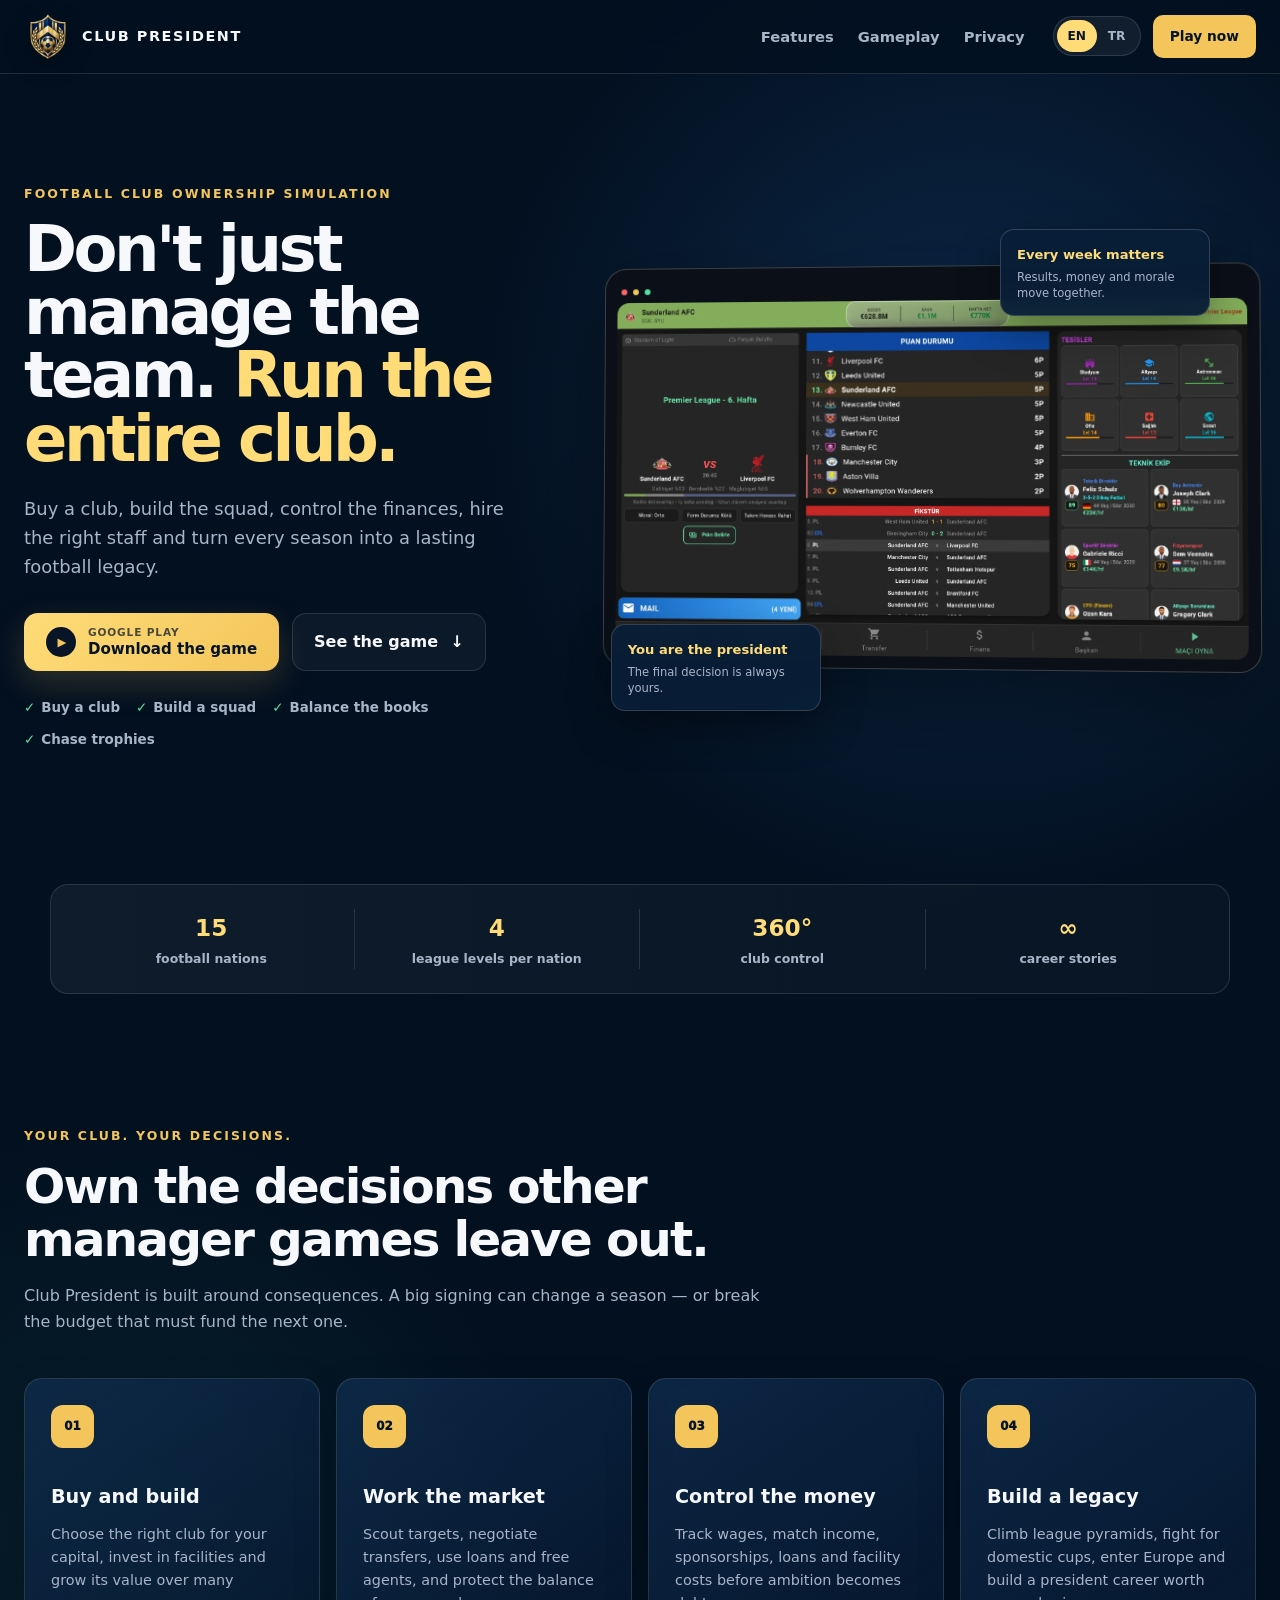
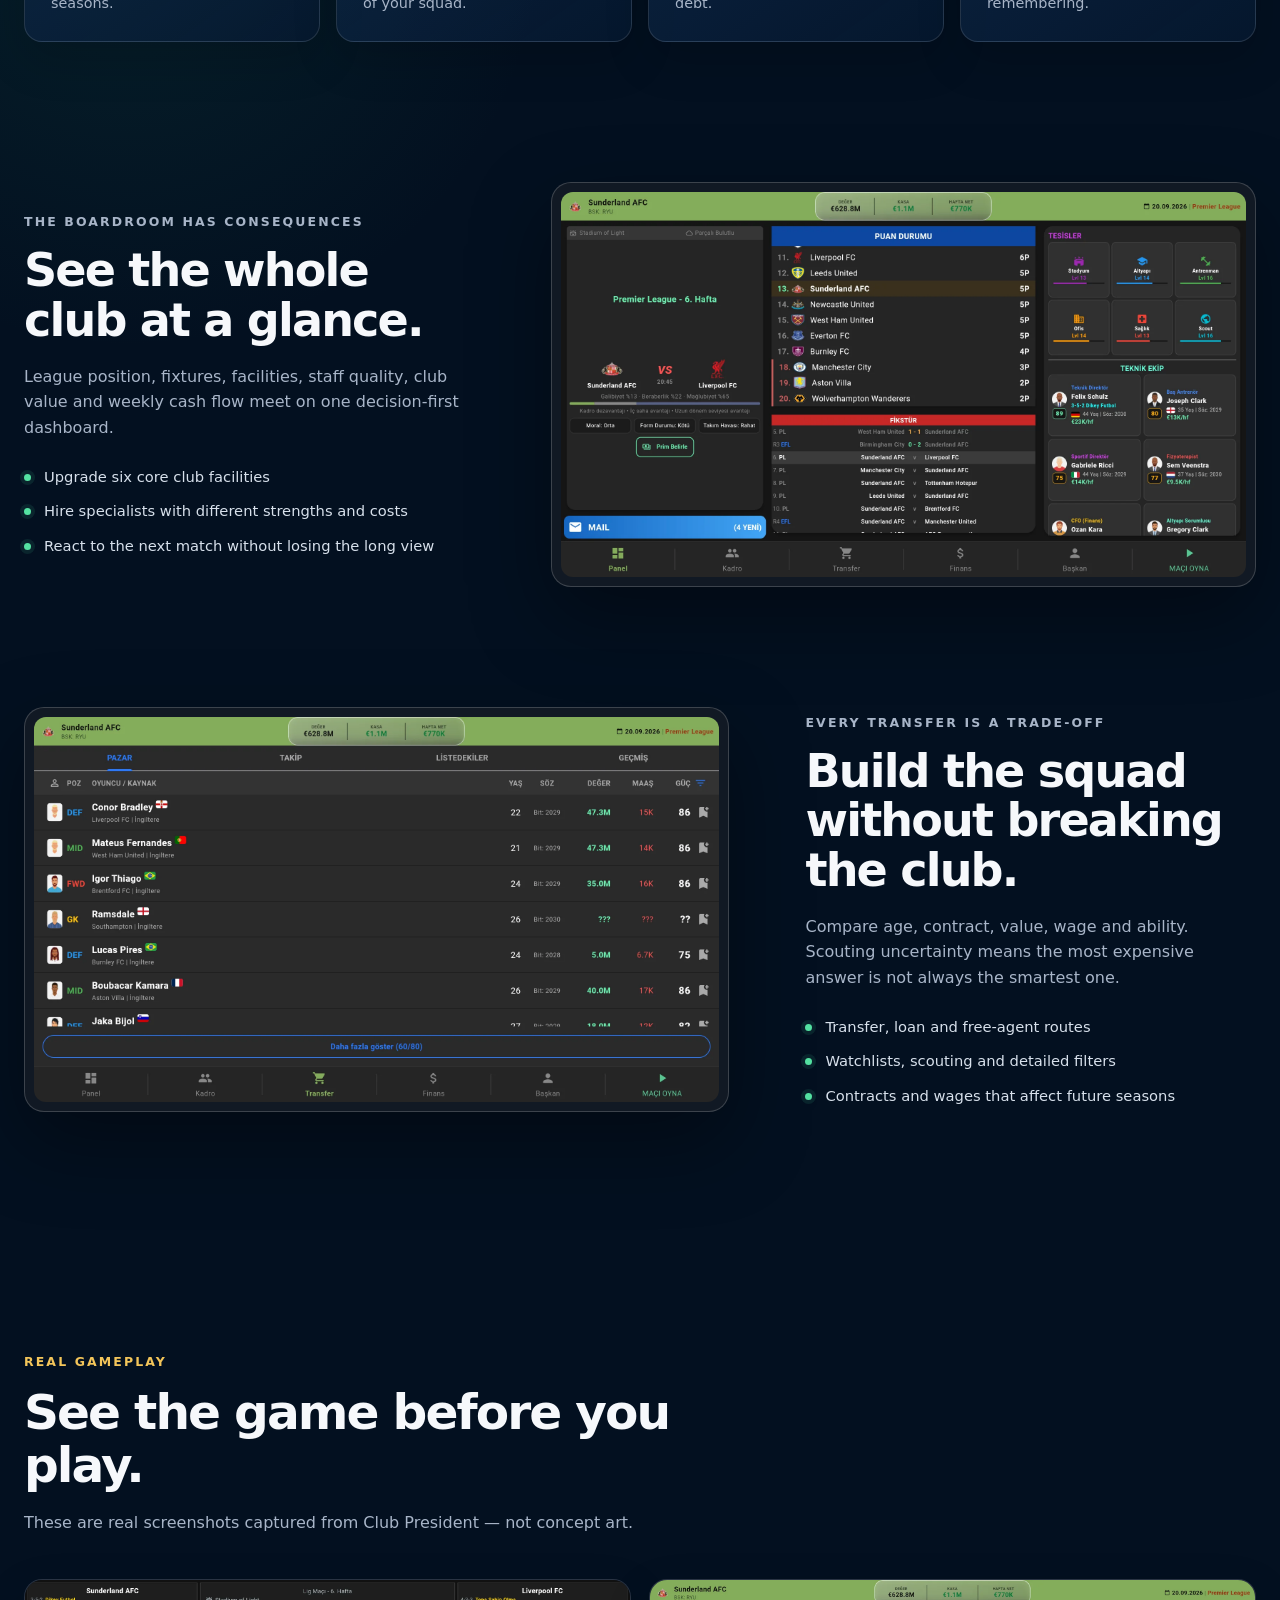
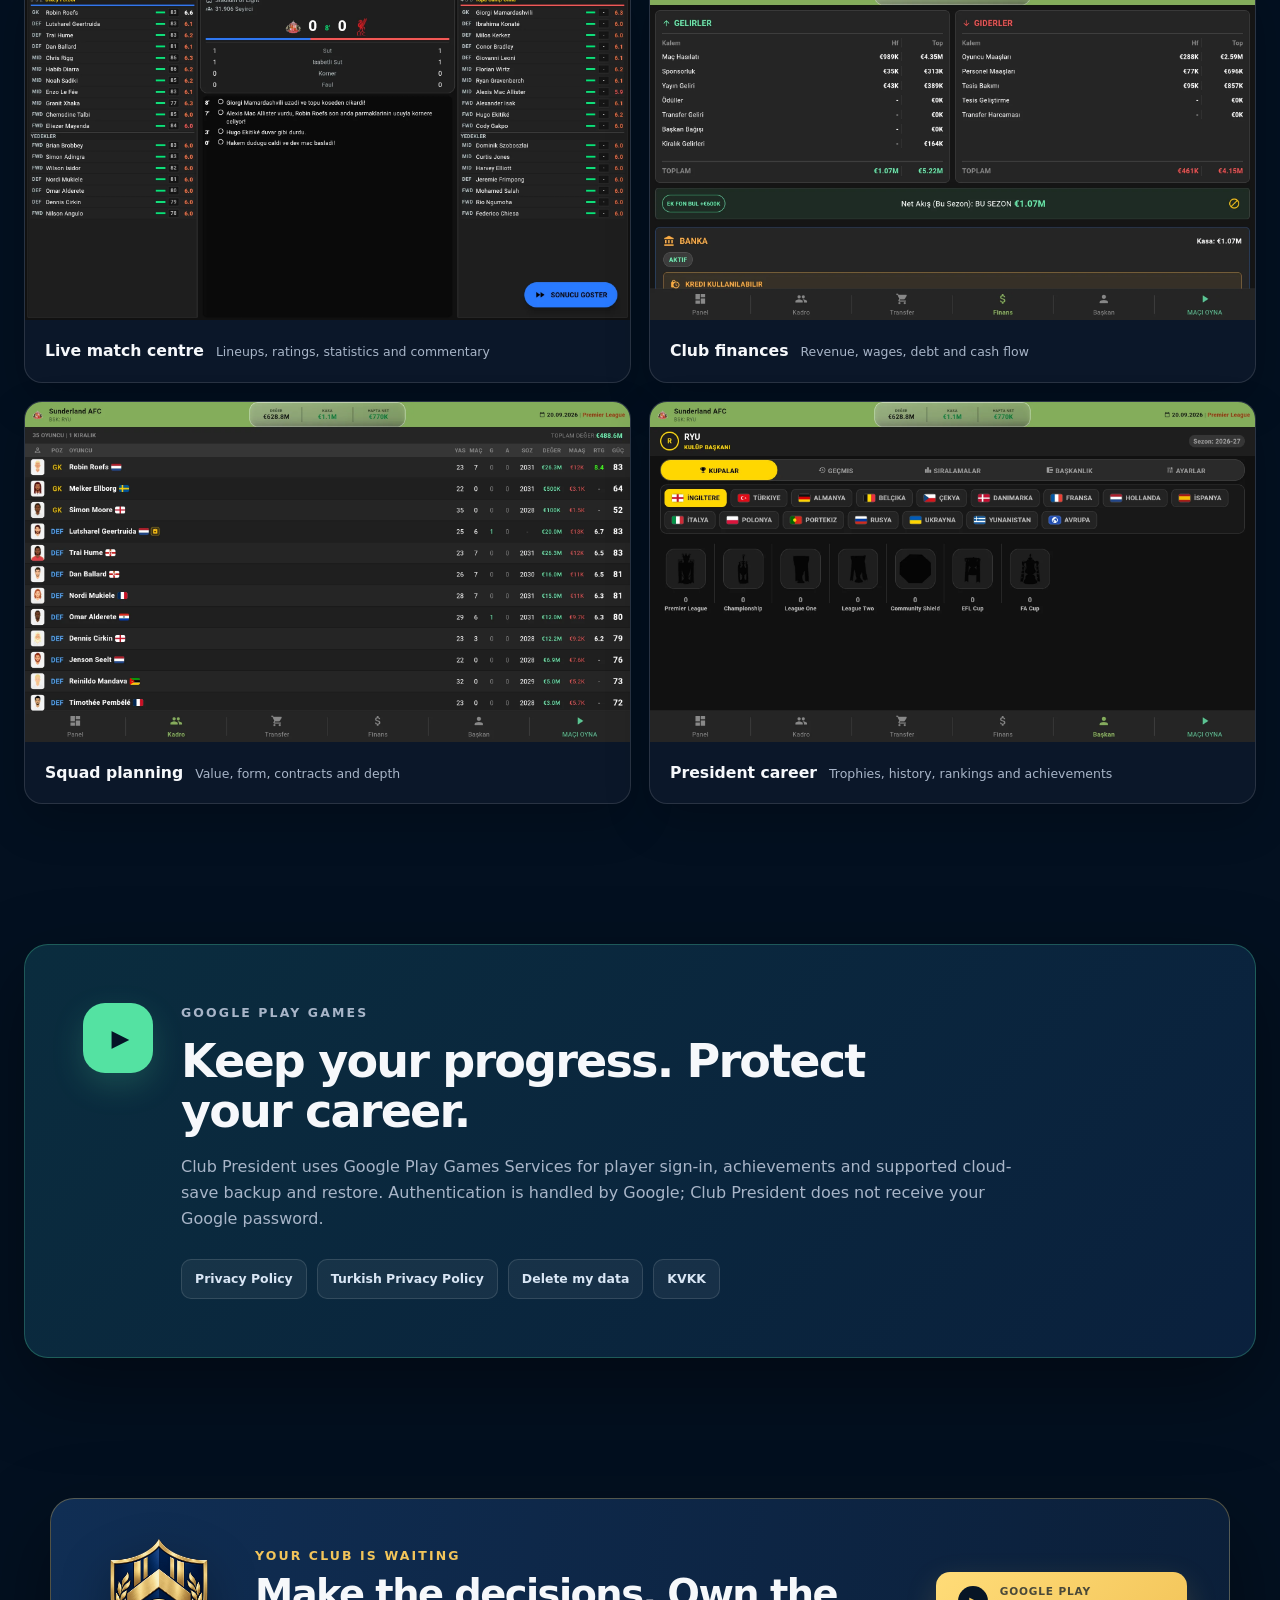
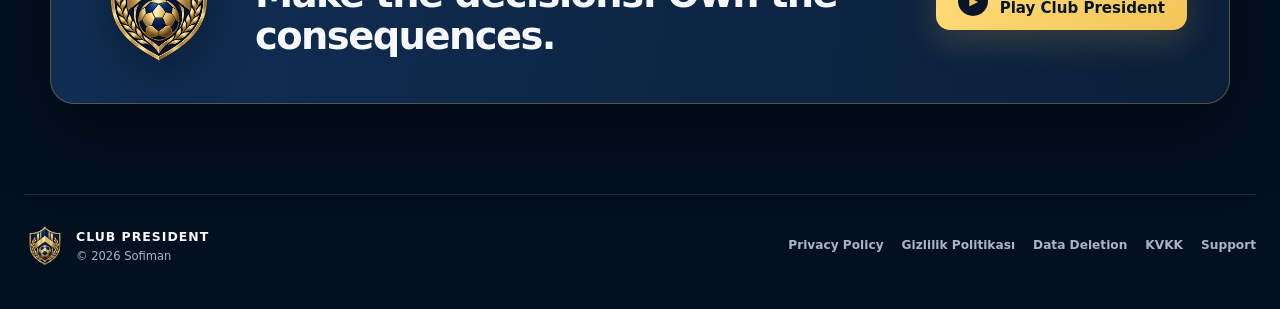
<file: index.html>
<!doctype html>
<html lang="en" data-language="en">
<head>
  <meta charset="utf-8">
  <meta name="viewport" content="width=device-width, initial-scale=1">
  <meta name="description" content="Club President is a football club ownership and tycoon game. Buy a club, manage transfers, finances, staff and facilities, and build a lasting football empire.">
  <meta name="theme-color" content="#071a33">
  <meta property="og:type" content="website">
  <meta property="og:site_name" content="Club President">
  <meta property="og:title" content="Club President — Run the entire club">
  <meta property="og:description" content="Buy a football club, shape the squad, control the finances and build a lasting legacy.">
  <meta property="og:url" content="https://clubpresidentgame.com/">
  <meta property="og:image" content="https://clubpresidentgame.com/assets/screenshots/dashboard.webp">
  <meta property="og:image:width" content="1920">
  <meta property="og:image:height" content="1080">
  <meta name="twitter:card" content="summary_large_image">
  <link rel="canonical" href="https://clubpresidentgame.com/">
  <link rel="icon" type="image/webp" href="assets/brand/club-president-emblem.webp">
  <link rel="stylesheet" href="landing.css">
  <title>Club President — Football Club Tycoon</title>
  <script type="application/ld+json">
  {
    "@context": "https://schema.org",
    "@type": "VideoGame",
    "name": "Club President",
    "url": "https://clubpresidentgame.com/",
    "image": "https://clubpresidentgame.com/assets/brand/club-president-emblem.webp",
    "description": "A football club ownership and tycoon game where every transfer, financial decision and long-term strategy shapes the club's future.",
    "operatingSystem": "Android",
    "applicationCategory": "GameApplication",
    "publisher": {"@type": "Organization", "name": "Sofiman"},
    "installUrl": "https://play.google.com/store/apps/details?id=com.ertugrul.workdene"
  }
  </script>
</head>
<body>
  <a class="skip-link" href="#main">
    <span data-copy="en">Skip to content</span><span data-copy="tr">İçeriğe geç</span>
  </a>

  <header class="site-header">
    <a class="brand" href="#top" aria-label="Club President home">
      <img src="assets/brand/club-president-emblem.webp" width="48" height="48" alt="">
      <span>CLUB PRESIDENT</span>
    </a>
    <nav class="site-nav" aria-label="Primary navigation">
      <a href="#features"><span data-copy="en">Features</span><span data-copy="tr">Özellikler</span></a>
      <a href="#gameplay"><span data-copy="en">Gameplay</span><span data-copy="tr">Oynanış</span></a>
      <a href="#privacy"><span data-copy="en">Privacy</span><span data-copy="tr">Gizlilik</span></a>
    </nav>
    <div class="header-actions">
      <div class="language-switcher" role="group" aria-label="Language">
        <button type="button" data-language-button="en" aria-pressed="true">EN</button>
        <button type="button" data-language-button="tr" aria-pressed="false">TR</button>
      </div>
      <a class="header-cta" href="https://play.google.com/store/apps/details?id=com.ertugrul.workdene" target="_blank" rel="noopener">
        <span data-copy="en">Play now</span><span data-copy="tr">Şimdi oyna</span>
      </a>
    </div>
  </header>

  <main id="main">
    <section class="hero section" id="top">
      <div class="hero-copy">
        <p class="eyebrow">
          <span data-copy="en">FOOTBALL CLUB OWNERSHIP SIMULATION</span>
          <span data-copy="tr">FUTBOL KULÜBÜ BAŞKANLIK SİMÜLASYONU</span>
        </p>
        <h1>
          <span data-copy="en">Don't just manage the team. <strong>Run the entire club.</strong></span>
          <span data-copy="tr">Sadece takımı değil, <strong>kulübün tamamını yönet.</strong></span>
        </h1>
        <p class="hero-lead">
          <span data-copy="en">Buy a club, build the squad, control the finances, hire the right staff and turn every season into a lasting football legacy.</span>
          <span data-copy="tr">Bir kulüp satın al, kadronu kur, finansı kontrol et, doğru personeli seç ve her sezonu kalıcı bir futbol mirasına dönüştür.</span>
        </p>
        <div class="hero-actions">
          <a class="primary-button" href="https://play.google.com/store/apps/details?id=com.ertugrul.workdene" target="_blank" rel="noopener">
            <span class="play-mark" aria-hidden="true">▶</span>
            <span><small>Google Play</small><b data-copy="en">Download the game</b><b data-copy="tr">Oyunu indir</b></span>
          </a>
          <a class="secondary-button" href="#gameplay">
            <span data-copy="en">See the game</span><span data-copy="tr">Oyunu keşfet</span><span aria-hidden="true">↓</span>
          </a>
        </div>
        <ul class="hero-points" aria-label="Game highlights">
          <li><span aria-hidden="true">✓</span><span data-copy="en">Buy a club</span><span data-copy="tr">Kulüp satın al</span></li>
          <li><span aria-hidden="true">✓</span><span data-copy="en">Build a squad</span><span data-copy="tr">Kadronu kur</span></li>
          <li><span aria-hidden="true">✓</span><span data-copy="en">Balance the books</span><span data-copy="tr">Bütçeyi yönet</span></li>
          <li><span aria-hidden="true">✓</span><span data-copy="en">Chase trophies</span><span data-copy="tr">Kupaların peşinden git</span></li>
        </ul>
      </div>

      <div class="hero-visual" aria-label="Club President dashboard screenshot">
        <div class="hero-glow"></div>
        <div class="device-frame">
          <div class="device-bar"><span></span><span></span><span></span></div>
          <img src="assets/screenshots/dashboard.webp" width="1920" height="1080" alt="Club President dashboard showing the next match, league table, facilities and technical staff" fetchpriority="high">
        </div>
        <div class="floating-card floating-card-top">
          <b data-copy="en">Every week matters</b><b data-copy="tr">Her hafta önemli</b>
          <span data-copy="en">Results, money and morale move together.</span><span data-copy="tr">Sonuç, para ve moral birlikte değişir.</span>
        </div>
        <div class="floating-card floating-card-bottom">
          <b data-copy="en">You are the president</b><b data-copy="tr">Başkan sensin</b>
          <span data-copy="en">The final decision is always yours.</span><span data-copy="tr">Son karar her zaman senin.</span>
        </div>
      </div>
    </section>

    <section class="proof-strip" aria-label="Game scope">
      <div><strong>15</strong><span data-copy="en">football nations</span><span data-copy="tr">futbol ülkesi</span></div>
      <div><strong>4</strong><span data-copy="en">league levels per nation</span><span data-copy="tr">ülke başına lig seviyesi</span></div>
      <div><strong>360°</strong><span data-copy="en">club control</span><span data-copy="tr">kulüp kontrolü</span></div>
      <div><strong>∞</strong><span data-copy="en">career stories</span><span data-copy="tr">kariyer hikâyesi</span></div>
    </section>

    <section class="section features-section" id="features">
      <div class="section-heading">
        <p class="eyebrow"><span data-copy="en">YOUR CLUB. YOUR DECISIONS.</span><span data-copy="tr">SENİN KULÜBÜN. SENİN KARARLARIN.</span></p>
        <h2><span data-copy="en">Own the decisions other manager games leave out.</span><span data-copy="tr">Diğer menajer oyunlarının sana bırakmadığı kararları sen ver.</span></h2>
        <p>
          <span data-copy="en">Club President is built around consequences. A big signing can change a season — or break the budget that must fund the next one.</span>
          <span data-copy="tr">Club President sonuçları olan kararlar üzerine kurulu. Büyük bir transfer sezonu değiştirebilir — ya da gelecek sezonun bütçesini tüketebilir.</span>
        </p>
      </div>
      <div class="feature-grid">
        <article class="feature-card">
          <span class="feature-index">01</span>
          <h3><span data-copy="en">Buy and build</span><span data-copy="tr">Satın al ve büyüt</span></h3>
          <p><span data-copy="en">Choose the right club for your capital, invest in facilities and grow its value over many seasons.</span><span data-copy="tr">Sermayene uygun kulübü seç, tesislere yatırım yap ve değerini sezonlar boyunca büyüt.</span></p>
        </article>
        <article class="feature-card">
          <span class="feature-index">02</span>
          <h3><span data-copy="en">Work the market</span><span data-copy="tr">Transfer pazarını yönet</span></h3>
          <p><span data-copy="en">Scout targets, negotiate transfers, use loans and free agents, and protect the balance of your squad.</span><span data-copy="tr">Oyuncu izle, transfer pazarlığı yap, kiralık ve serbest oyuncuları kullan, kadro dengesini koru.</span></p>
        </article>
        <article class="feature-card">
          <span class="feature-index">03</span>
          <h3><span data-copy="en">Control the money</span><span data-copy="tr">Paranın kontrolünü elinde tut</span></h3>
          <p><span data-copy="en">Track wages, match income, sponsorships, loans and facility costs before ambition becomes debt.</span><span data-copy="tr">Hırs borca dönüşmeden önce maaşları, maç gelirini, sponsorluğu, kredileri ve tesis giderlerini izle.</span></p>
        </article>
        <article class="feature-card">
          <span class="feature-index">04</span>
          <h3><span data-copy="en">Build a legacy</span><span data-copy="tr">Bir miras bırak</span></h3>
          <p><span data-copy="en">Climb league pyramids, fight for domestic cups, enter Europe and build a president career worth remembering.</span><span data-copy="tr">Liglerde yüksel, yerel kupalara ve Avrupa'ya uzan, hatırlanacak bir başkanlık kariyeri kur.</span></p>
        </article>
      </div>
    </section>

    <section class="section gameplay-section" id="gameplay">
      <article class="spotlight">
        <div class="spotlight-copy">
          <p class="eyebrow"><span data-copy="en">THE BOARDROOM HAS CONSEQUENCES</span><span data-copy="tr">YÖNETİM KURULUNDA HER KARARIN BEDELİ VAR</span></p>
          <h2><span data-copy="en">See the whole club at a glance.</span><span data-copy="tr">Kulübün tamamını tek bakışta gör.</span></h2>
          <p><span data-copy="en">League position, fixtures, facilities, staff quality, club value and weekly cash flow meet on one decision-first dashboard.</span><span data-copy="tr">Lig sırası, fikstür, tesisler, personel kalitesi, kulüp değeri ve haftalık nakit akışı karar odaklı tek panelde birleşir.</span></p>
          <ul class="detail-list">
            <li><span data-copy="en">Upgrade six core club facilities</span><span data-copy="tr">Altı temel kulüp tesisini geliştir</span></li>
            <li><span data-copy="en">Hire specialists with different strengths and costs</span><span data-copy="tr">Farklı güç ve maliyette uzmanlar işe al</span></li>
            <li><span data-copy="en">React to the next match without losing the long view</span><span data-copy="tr">Uzun vadeyi kaybetmeden sıradaki maça hazırlan</span></li>
          </ul>
        </div>
        <a class="screenshot-frame" href="assets/screenshots/dashboard.webp" target="_blank" aria-label="Open dashboard screenshot">
          <img src="assets/screenshots/dashboard.webp" width="1920" height="1080" alt="Club President club dashboard" loading="lazy">
        </a>
      </article>

      <article class="spotlight spotlight-reverse">
        <div class="spotlight-copy">
          <p class="eyebrow"><span data-copy="en">EVERY TRANSFER IS A TRADE-OFF</span><span data-copy="tr">HER TRANSFER BİR TERCİHTİR</span></p>
          <h2><span data-copy="en">Build the squad without breaking the club.</span><span data-copy="tr">Kulübü batırmadan kadroyu güçlendir.</span></h2>
          <p><span data-copy="en">Compare age, contract, value, wage and ability. Scouting uncertainty means the most expensive answer is not always the smartest one.</span><span data-copy="tr">Yaş, sözleşme, değer, maaş ve gücü karşılaştır. Scout belirsizliği yüzünden en pahalı cevap her zaman en akıllı cevap değildir.</span></p>
          <ul class="detail-list">
            <li><span data-copy="en">Transfer, loan and free-agent routes</span><span data-copy="tr">Transfer, kiralık ve serbest oyuncu seçenekleri</span></li>
            <li><span data-copy="en">Watchlists, scouting and detailed filters</span><span data-copy="tr">Takip listesi, scout ve ayrıntılı filtreler</span></li>
            <li><span data-copy="en">Contracts and wages that affect future seasons</span><span data-copy="tr">Gelecek sezonları etkileyen sözleşmeler ve maaşlar</span></li>
          </ul>
        </div>
        <a class="screenshot-frame" href="assets/screenshots/transfer-market.webp" target="_blank" aria-label="Open transfer market screenshot">
          <img src="assets/screenshots/transfer-market.webp" width="1920" height="1080" alt="Club President transfer market" loading="lazy">
        </a>
      </article>
    </section>

    <section class="section gallery-section" aria-labelledby="gallery-title">
      <div class="section-heading compact-heading">
        <p class="eyebrow"><span data-copy="en">REAL GAMEPLAY</span><span data-copy="tr">GERÇEK OYNANIŞ</span></p>
        <h2 id="gallery-title"><span data-copy="en">See the game before you play.</span><span data-copy="tr">Oynamadan önce oyunu gör.</span></h2>
        <p><span data-copy="en">These are real screenshots captured from Club President — not concept art.</span><span data-copy="tr">Bunlar konsept görseller değil, Club President içinden alınmış gerçek ekranlardır.</span></p>
      </div>
      <div class="gallery-grid">
        <a class="gallery-card" href="assets/screenshots/live-match.webp" target="_blank">
          <img src="assets/screenshots/live-match.webp" width="1920" height="1080" alt="Live match screen with lineups, score and match commentary" loading="lazy">
          <span><b data-copy="en">Live match centre</b><b data-copy="tr">Canlı maç merkezi</b><small data-copy="en">Lineups, ratings, statistics and commentary</small><small data-copy="tr">Kadrolar, puanlar, istatistikler ve anlatım</small></span>
        </a>
        <a class="gallery-card" href="assets/screenshots/finance.webp" target="_blank">
          <img src="assets/screenshots/finance.webp" width="1920" height="1080" alt="Finance screen showing club income and expenses" loading="lazy">
          <span><b data-copy="en">Club finances</b><b data-copy="tr">Kulüp finansı</b><small data-copy="en">Revenue, wages, debt and cash flow</small><small data-copy="tr">Gelir, maaş, borç ve nakit akışı</small></span>
        </a>
        <a class="gallery-card" href="assets/screenshots/squad.webp" target="_blank">
          <img src="assets/screenshots/squad.webp" width="1920" height="1080" alt="Squad screen with player values, contracts and performance" loading="lazy">
          <span><b data-copy="en">Squad planning</b><b data-copy="tr">Kadro planlaması</b><small data-copy="en">Value, form, contracts and depth</small><small data-copy="tr">Değer, form, sözleşme ve derinlik</small></span>
        </a>
        <a class="gallery-card" href="assets/screenshots/president-hub.webp" target="_blank">
          <img src="assets/screenshots/president-hub.webp" width="1920" height="1080" alt="President hub showing competitions from multiple football nations" loading="lazy">
          <span><b data-copy="en">President career</b><b data-copy="tr">Başkanlık kariyeri</b><small data-copy="en">Trophies, history, rankings and achievements</small><small data-copy="tr">Kupalar, geçmiş, sıralamalar ve başarımlar</small></span>
        </a>
      </div>
    </section>

    <section class="section play-games-section" id="privacy">
      <div class="play-games-card">
        <div class="play-games-icon" aria-hidden="true">▶</div>
        <div>
          <p class="eyebrow">GOOGLE PLAY GAMES</p>
          <h2><span data-copy="en">Keep your progress. Protect your career.</span><span data-copy="tr">İlerlemeni koru. Kariyerini yanında taşı.</span></h2>
          <p><span data-copy="en">Club President uses Google Play Games Services for player sign-in, achievements and supported cloud-save backup and restore. Authentication is handled by Google; Club President does not receive your Google password.</span><span data-copy="tr">Club President; oyuncu girişi, başarımlar ve desteklenen bulut kayıtlarını yedekleyip geri yüklemek için Google Play Games Hizmetlerini kullanır. Kimlik doğrulama Google tarafından yapılır; Club President Google şifrenizi almaz.</span></p>
          <div class="privacy-links">
            <a href="privacy-policy.html"><span data-copy="en">Privacy Policy</span><span data-copy="tr">Gizlilik Politikası (EN)</span></a>
            <a href="privacy-policy-tr.html"><span data-copy="en">Turkish Privacy Policy</span><span data-copy="tr">Türkçe Gizlilik Politikası</span></a>
            <a href="data-deletion.html"><span data-copy="en">Delete my data</span><span data-copy="tr">Verilerimi sil</span></a>
            <a href="kvkk-aydinlatma-metni.html">KVKK</a>
          </div>
        </div>
      </div>
    </section>

    <section class="final-cta">
      <img src="assets/brand/club-president-emblem.webp" width="132" height="132" alt="Club President emblem" loading="lazy">
      <div>
        <p class="eyebrow"><span data-copy="en">YOUR CLUB IS WAITING</span><span data-copy="tr">KULÜBÜN SENİ BEKLİYOR</span></p>
        <h2><span data-copy="en">Make the decisions. Own the consequences.</span><span data-copy="tr">Kararları ver. Sonuçların sahibi ol.</span></h2>
      </div>
      <a class="primary-button" href="https://play.google.com/store/apps/details?id=com.ertugrul.workdene" target="_blank" rel="noopener">
        <span class="play-mark" aria-hidden="true">▶</span>
        <span><small>Google Play</small><b data-copy="en">Play Club President</b><b data-copy="tr">Club President'ı oyna</b></span>
      </a>
    </section>
  </main>

  <footer class="site-footer">
    <div class="footer-brand">
      <img src="assets/brand/club-president-emblem.webp" width="42" height="42" alt="">
      <div><strong>CLUB PRESIDENT</strong><span>© 2026 Sofiman</span></div>
    </div>
    <nav aria-label="Legal links">
      <a href="privacy-policy.html">Privacy Policy</a>
      <a href="privacy-policy-tr.html">Gizlilik Politikası</a>
      <a href="data-deletion.html">Data Deletion</a>
      <a href="kvkk-aydinlatma-metni.html">KVKK</a>
      <a href="mailto:sofimandev@gmail.com">Support</a>
    </nav>
  </footer>

  <script>
    (() => {
      const buttons = document.querySelectorAll('[data-language-button]');
      const titles = {en: 'Club President — Football Club Tycoon', tr: 'Club President — Futbol Kulübü Başkanlık Oyunu'};
      const setLanguage = (language) => {
        const next = language === 'tr' ? 'tr' : 'en';
        document.documentElement.dataset.language = next;
        document.documentElement.lang = next;
        document.title = titles[next];
        buttons.forEach((button) => button.setAttribute('aria-pressed', String(button.dataset.languageButton === next)));
        try { localStorage.setItem('club-president-language', next); } catch (_) {}
      };
      buttons.forEach((button) => button.addEventListener('click', () => setLanguage(button.dataset.languageButton)));
      let saved = null;
      try { saved = localStorage.getItem('club-president-language'); } catch (_) {}
      const browserLanguage = navigator.language && navigator.language.toLowerCase().startsWith('tr') ? 'tr' : 'en';
      setLanguage(saved || browserLanguage);
    })();
  </script>
</body>
</html>
</file>
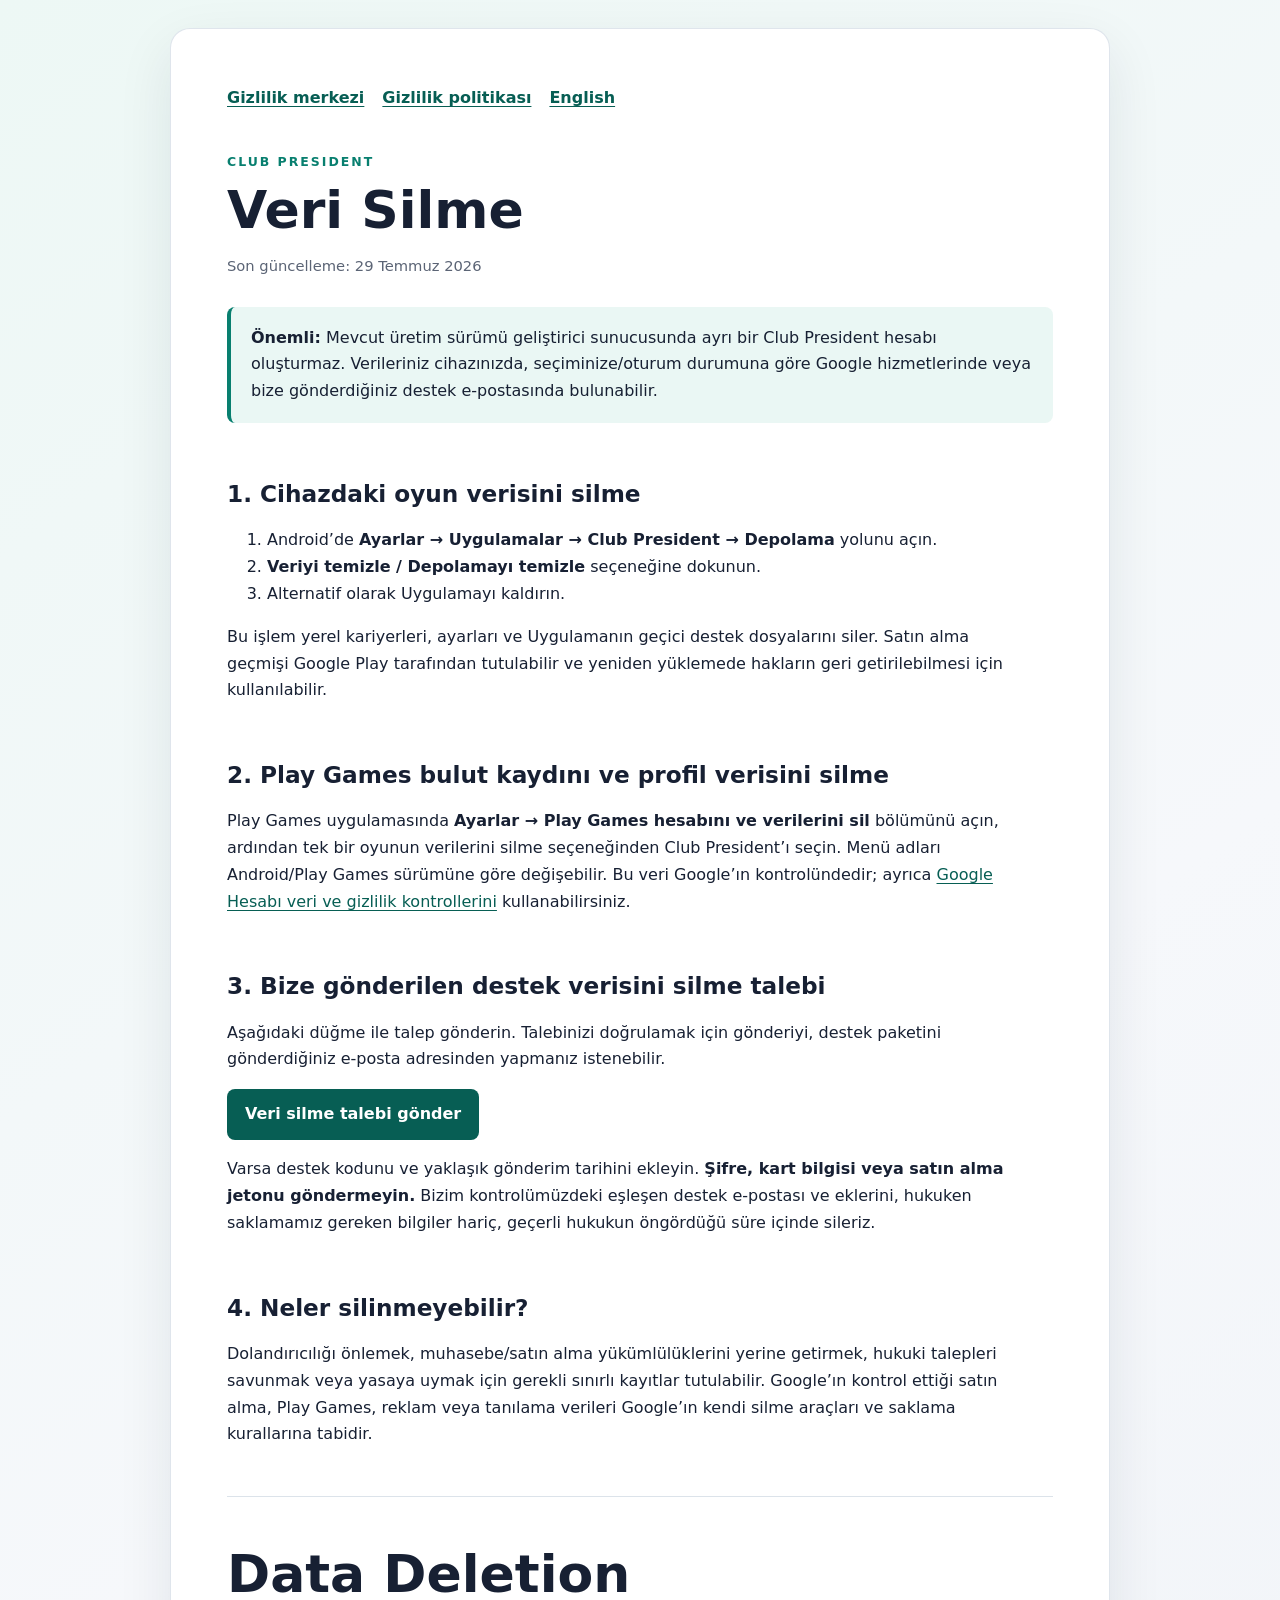
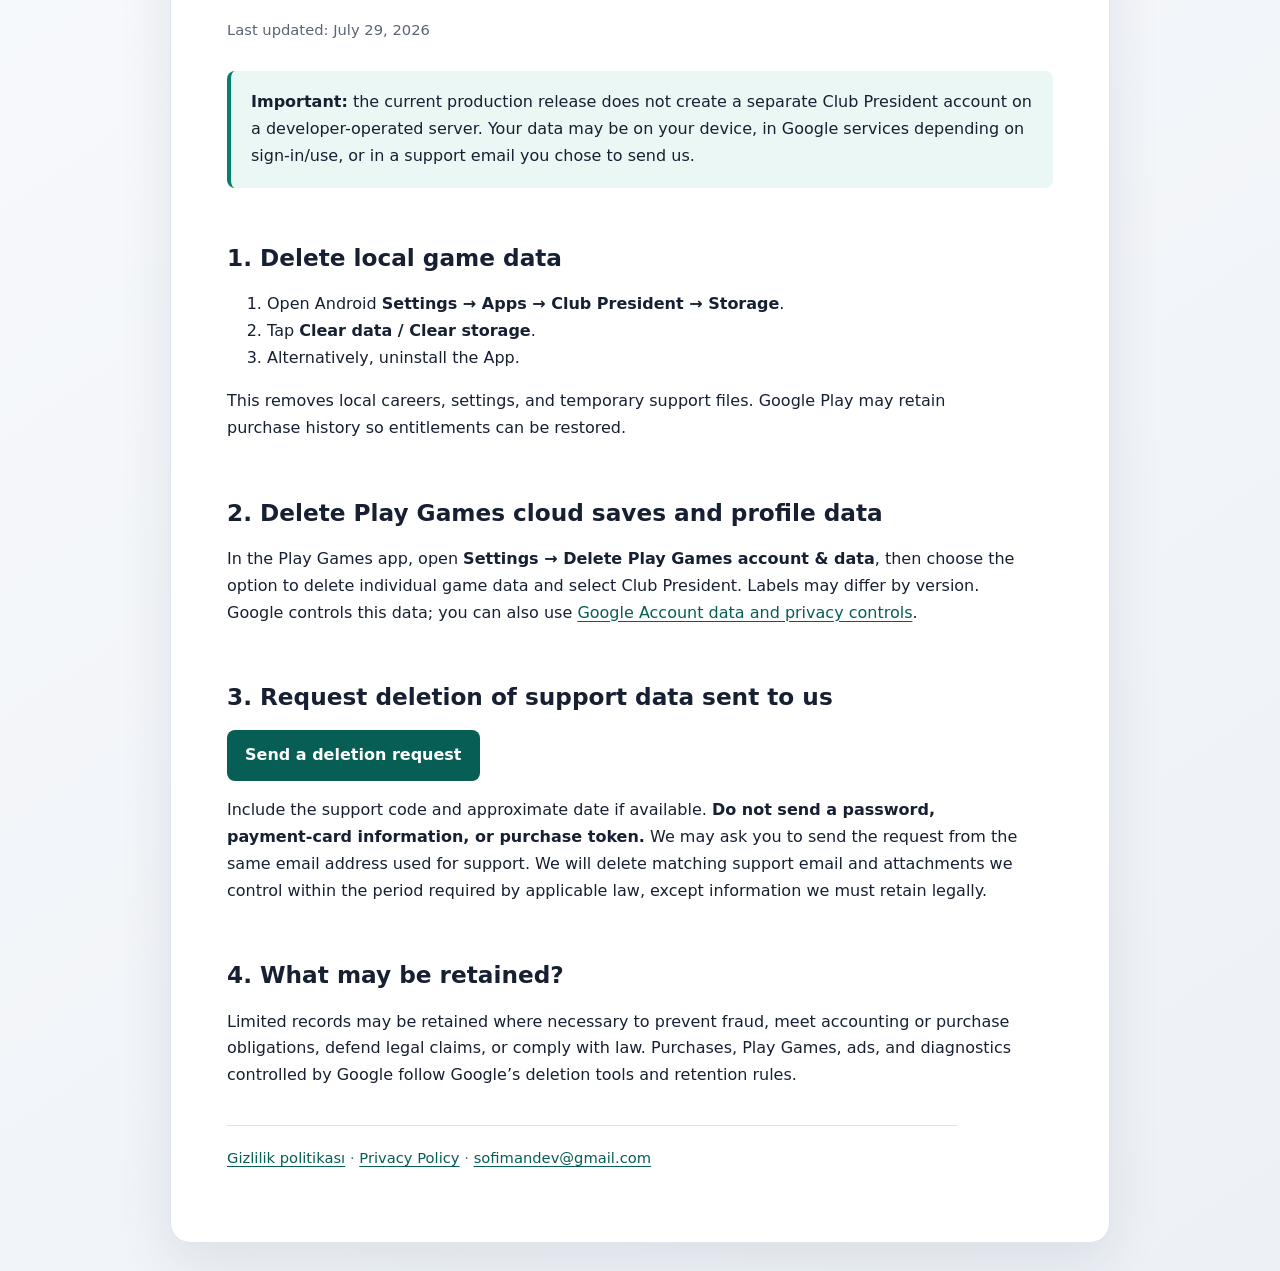
<file: data-deletion.html>
<!doctype html>
<html lang="tr">
<head>
  <meta charset="utf-8">
  <meta name="viewport" content="width=device-width, initial-scale=1">
  <meta name="description" content="Club President data deletion instructions and request page.">
  <title>Club President — Veri Silme / Data Deletion</title>
  <link rel="stylesheet" href="styles.css">
</head>
<body>
  <main class="card">
    <nav class="top-nav" aria-label="Belge bağlantıları">
      <a href="index.html">Gizlilik merkezi</a>
      <a href="privacy-policy-tr.html">Gizlilik politikası</a>
      <a href="#english" lang="en">English</a>
    </nav>

    <p class="eyebrow">CLUB PRESIDENT</p>
    <h1>Veri Silme</h1>
    <p class="updated">Son güncelleme: 29 Temmuz 2026</p>

    <div class="notice"><strong>Önemli:</strong> Mevcut üretim sürümü geliştirici sunucusunda ayrı bir Club President hesabı oluşturmaz. Verileriniz cihazınızda, seçiminize/oturum durumuna göre Google hizmetlerinde veya bize gönderdiğiniz destek e-postasında bulunabilir.</div>

    <h2>1. Cihazdaki oyun verisini silme</h2>
    <ol>
      <li>Android’de <strong>Ayarlar → Uygulamalar → Club President → Depolama</strong> yolunu açın.</li>
      <li><strong>Veriyi temizle / Depolamayı temizle</strong> seçeneğine dokunun.</li>
      <li>Alternatif olarak Uygulamayı kaldırın.</li>
    </ol>
    <p>Bu işlem yerel kariyerleri, ayarları ve Uygulamanın geçici destek dosyalarını siler. Satın alma geçmişi Google Play tarafından tutulabilir ve yeniden yüklemede hakların geri getirilebilmesi için kullanılabilir.</p>

    <h2>2. Play Games bulut kaydını ve profil verisini silme</h2>
    <p>Play Games uygulamasında <strong>Ayarlar → Play Games hesabını ve verilerini sil</strong> bölümünü açın, ardından tek bir oyunun verilerini silme seçeneğinden Club President’ı seçin. Menü adları Android/Play Games sürümüne göre değişebilir. Bu veri Google’ın kontrolündedir; ayrıca <a href="https://myaccount.google.com/data-and-privacy">Google Hesabı veri ve gizlilik kontrollerini</a> kullanabilirsiniz.</p>

    <h2>3. Bize gönderilen destek verisini silme talebi</h2>
    <p>Aşağıdaki düğme ile talep gönderin. Talebinizi doğrulamak için gönderiyi, destek paketini gönderdiğiniz e-posta adresinden yapmanız istenebilir.</p>
    <p><a class="button" href="mailto:sofimandev@gmail.com?subject=Club%20President%20Veri%20Silme%20Talebi&amp;body=Club%20President%20i%C3%A7in%20bize%20g%C3%B6nderdi%C4%9Fim%20destek%20verilerinin%20silinmesini%20istiyorum.%0A%0ADestek%20kodu%20(varsa)%3A%20%0AYakla%C5%9F%C4%B1k%20g%C3%B6nderim%20tarihi%3A%20">Veri silme talebi gönder</a></p>
    <p>Varsa destek kodunu ve yaklaşık gönderim tarihini ekleyin. <strong>Şifre, kart bilgisi veya satın alma jetonu göndermeyin.</strong> Bizim kontrolümüzdeki eşleşen destek e-postası ve eklerini, hukuken saklamamız gereken bilgiler hariç, geçerli hukukun öngördüğü süre içinde sileriz.</p>

    <h2>4. Neler silinmeyebilir?</h2>
    <p>Dolandırıcılığı önlemek, muhasebe/satın alma yükümlülüklerini yerine getirmek, hukuki talepleri savunmak veya yasaya uymak için gerekli sınırlı kayıtlar tutulabilir. Google’ın kontrol ettiği satın alma, Play Games, reklam veya tanılama verileri Google’ın kendi silme araçları ve saklama kurallarına tabidir.</p>

    <hr>

    <section id="english" lang="en">
      <h1>Data Deletion</h1>
      <p class="updated">Last updated: July 29, 2026</p>
      <div class="notice"><strong>Important:</strong> the current production release does not create a separate Club President account on a developer-operated server. Your data may be on your device, in Google services depending on sign-in/use, or in a support email you chose to send us.</div>

      <h2>1. Delete local game data</h2>
      <ol>
        <li>Open Android <strong>Settings → Apps → Club President → Storage</strong>.</li>
        <li>Tap <strong>Clear data / Clear storage</strong>.</li>
        <li>Alternatively, uninstall the App.</li>
      </ol>
      <p>This removes local careers, settings, and temporary support files. Google Play may retain purchase history so entitlements can be restored.</p>

      <h2>2. Delete Play Games cloud saves and profile data</h2>
      <p>In the Play Games app, open <strong>Settings → Delete Play Games account &amp; data</strong>, then choose the option to delete individual game data and select Club President. Labels may differ by version. Google controls this data; you can also use <a href="https://myaccount.google.com/data-and-privacy">Google Account data and privacy controls</a>.</p>

      <h2>3. Request deletion of support data sent to us</h2>
      <p><a class="button" href="mailto:sofimandev@gmail.com?subject=Club%20President%20Data%20Deletion%20Request&amp;body=I%20request%20deletion%20of%20Club%20President%20support%20data%20I%20sent.%0A%0ASupport%20code%20(if%20available)%3A%20%0AApproximate%20date%20sent%3A%20">Send a deletion request</a></p>
      <p>Include the support code and approximate date if available. <strong>Do not send a password, payment-card information, or purchase token.</strong> We may ask you to send the request from the same email address used for support. We will delete matching support email and attachments we control within the period required by applicable law, except information we must retain legally.</p>

      <h2>4. What may be retained?</h2>
      <p>Limited records may be retained where necessary to prevent fraud, meet accounting or purchase obligations, defend legal claims, or comply with law. Purchases, Play Games, ads, and diagnostics controlled by Google follow Google’s deletion tools and retention rules.</p>
    </section>

    <p class="footer"><a href="privacy-policy-tr.html">Gizlilik politikası</a> · <a href="privacy-policy.html" lang="en">Privacy Policy</a> · <a href="mailto:sofimandev@gmail.com">sofimandev@gmail.com</a></p>
  </main>
</body>
</html>
</file>
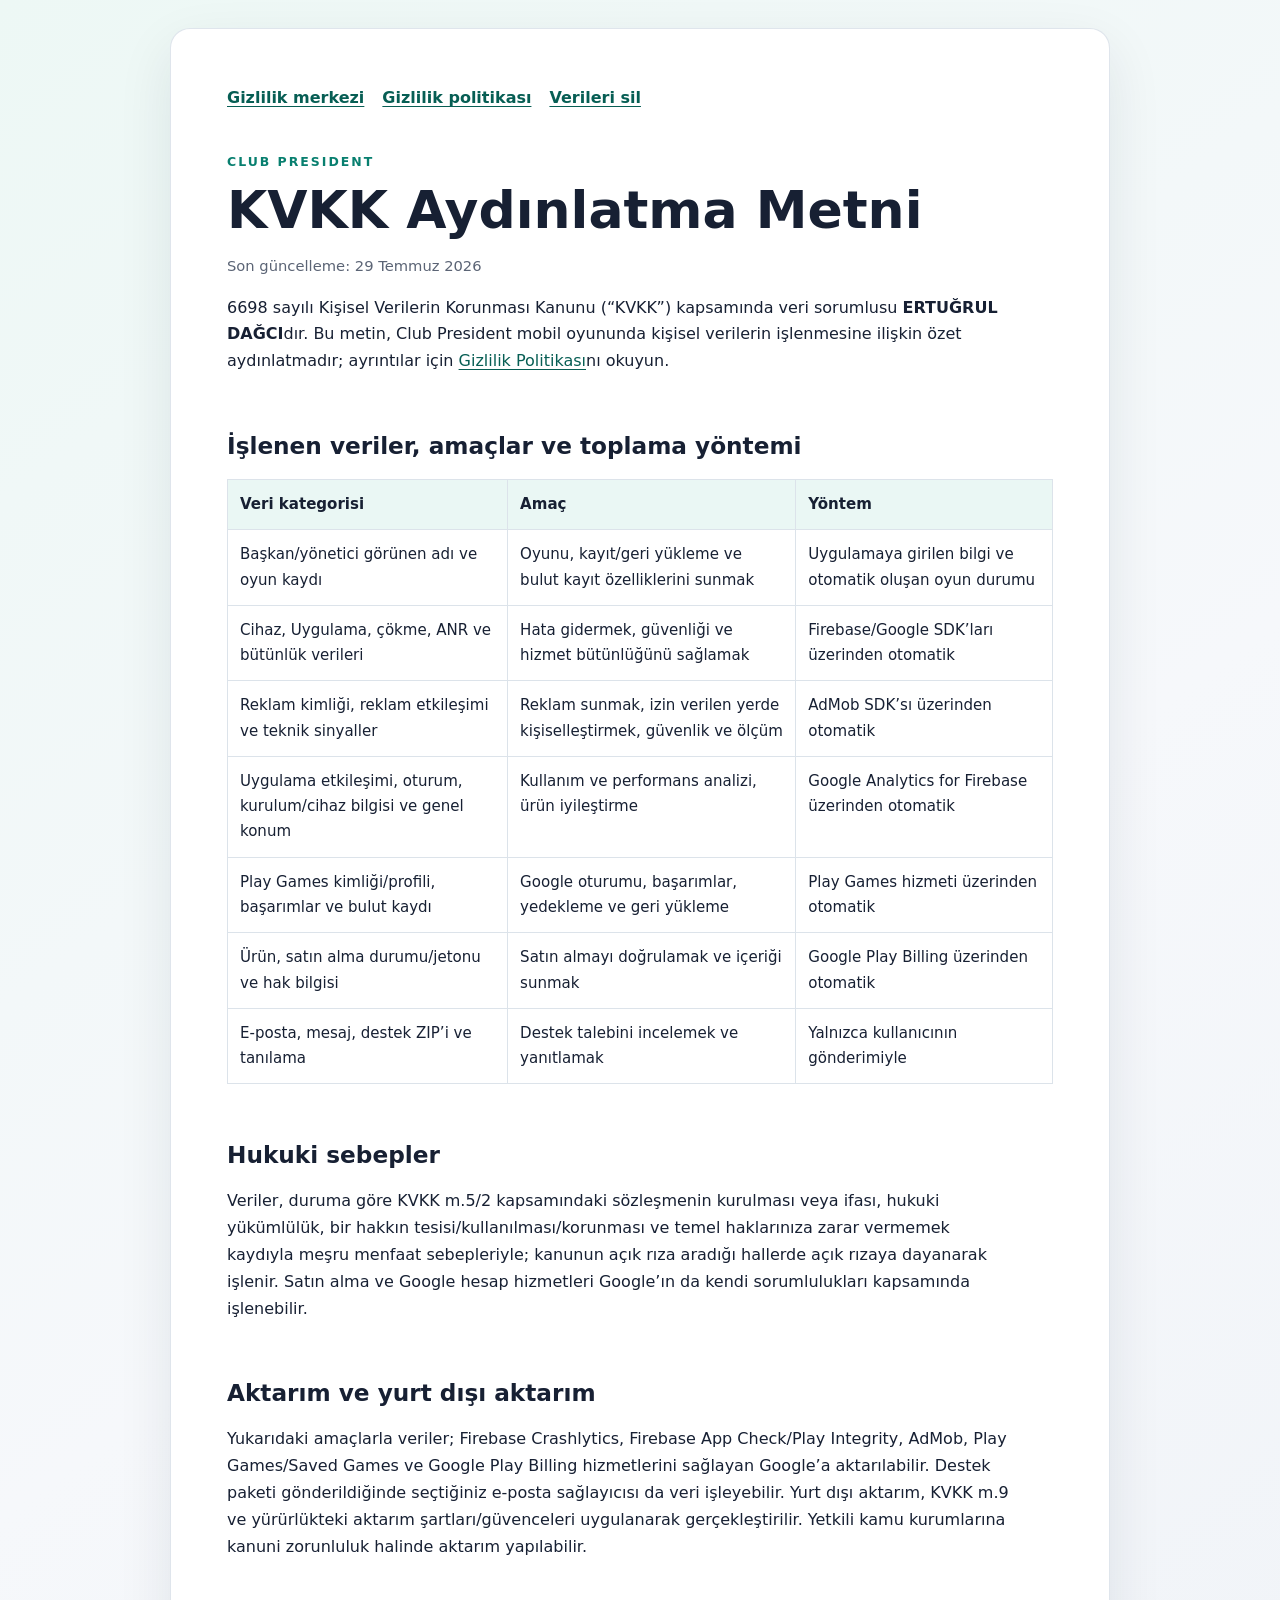
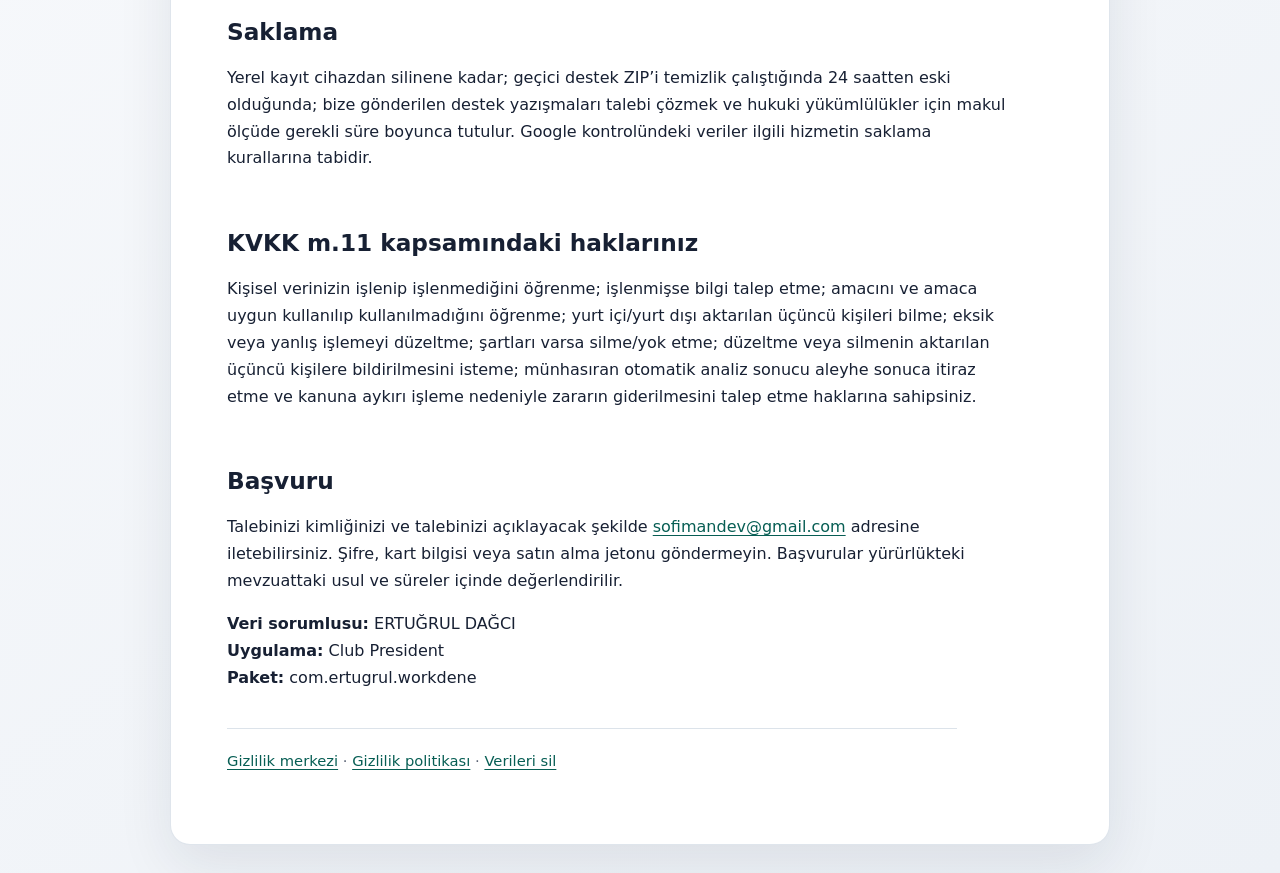
<file: kvkk-aydinlatma-metni.html>
<!doctype html>
<html lang="tr">
<head>
  <meta charset="utf-8">
  <meta name="viewport" content="width=device-width, initial-scale=1">
  <meta name="description" content="Club President KVKK aydınlatma metni.">
  <title>Club President — KVKK Aydınlatma Metni</title>
  <link rel="stylesheet" href="styles.css">
</head>
<body>
  <main class="card">
    <nav class="top-nav"><a href="index.html">Gizlilik merkezi</a><a href="privacy-policy-tr.html">Gizlilik politikası</a><a href="data-deletion.html">Verileri sil</a></nav>
    <p class="eyebrow">CLUB PRESIDENT</p>
    <h1>KVKK Aydınlatma Metni</h1>
    <p class="updated">Son güncelleme: 29 Temmuz 2026</p>

    <p>6698 sayılı Kişisel Verilerin Korunması Kanunu (“KVKK”) kapsamında veri sorumlusu <strong>ERTUĞRUL DAĞCI</strong>dır. Bu metin, Club President mobil oyununda kişisel verilerin işlenmesine ilişkin özet aydınlatmadır; ayrıntılar için <a href="privacy-policy-tr.html">Gizlilik Politikası</a>nı okuyun.</p>

    <h2>İşlenen veriler, amaçlar ve toplama yöntemi</h2>
    <div class="table-wrap"><table>
      <thead><tr><th>Veri kategorisi</th><th>Amaç</th><th>Yöntem</th></tr></thead>
      <tbody>
        <tr><td>Başkan/yönetici görünen adı ve oyun kaydı</td><td>Oyunu, kayıt/geri yükleme ve bulut kayıt özelliklerini sunmak</td><td>Uygulamaya girilen bilgi ve otomatik oluşan oyun durumu</td></tr>
        <tr><td>Cihaz, Uygulama, çökme, ANR ve bütünlük verileri</td><td>Hata gidermek, güvenliği ve hizmet bütünlüğünü sağlamak</td><td>Firebase/Google SDK’ları üzerinden otomatik</td></tr>
        <tr><td>Reklam kimliği, reklam etkileşimi ve teknik sinyaller</td><td>Reklam sunmak, izin verilen yerde kişiselleştirmek, güvenlik ve ölçüm</td><td>AdMob SDK’sı üzerinden otomatik</td></tr>
        <tr><td>Uygulama etkileşimi, oturum, kurulum/cihaz bilgisi ve genel konum</td><td>Kullanım ve performans analizi, ürün iyileştirme</td><td>Google Analytics for Firebase üzerinden otomatik</td></tr>
        <tr><td>Play Games kimliği/profili, başarımlar ve bulut kaydı</td><td>Google oturumu, başarımlar, yedekleme ve geri yükleme</td><td>Play Games hizmeti üzerinden otomatik</td></tr>
        <tr><td>Ürün, satın alma durumu/jetonu ve hak bilgisi</td><td>Satın almayı doğrulamak ve içeriği sunmak</td><td>Google Play Billing üzerinden otomatik</td></tr>
        <tr><td>E-posta, mesaj, destek ZIP’i ve tanılama</td><td>Destek talebini incelemek ve yanıtlamak</td><td>Yalnızca kullanıcının gönderimiyle</td></tr>
      </tbody>
    </table></div>

    <h2>Hukuki sebepler</h2>
    <p>Veriler, duruma göre KVKK m.5/2 kapsamındaki sözleşmenin kurulması veya ifası, hukuki yükümlülük, bir hakkın tesisi/kullanılması/korunması ve temel haklarınıza zarar vermemek kaydıyla meşru menfaat sebepleriyle; kanunun açık rıza aradığı hallerde açık rızaya dayanarak işlenir. Satın alma ve Google hesap hizmetleri Google’ın da kendi sorumlulukları kapsamında işlenebilir.</p>

    <h2>Aktarım ve yurt dışı aktarım</h2>
    <p>Yukarıdaki amaçlarla veriler; Firebase Crashlytics, Firebase App Check/Play Integrity, AdMob, Play Games/Saved Games ve Google Play Billing hizmetlerini sağlayan Google’a aktarılabilir. Destek paketi gönderildiğinde seçtiğiniz e-posta sağlayıcısı da veri işleyebilir. Yurt dışı aktarım, KVKK m.9 ve yürürlükteki aktarım şartları/güvenceleri uygulanarak gerçekleştirilir. Yetkili kamu kurumlarına kanuni zorunluluk halinde aktarım yapılabilir.</p>

    <h2>Saklama</h2>
    <p>Yerel kayıt cihazdan silinene kadar; geçici destek ZIP’i temizlik çalıştığında 24 saatten eski olduğunda; bize gönderilen destek yazışmaları talebi çözmek ve hukuki yükümlülükler için makul ölçüde gerekli süre boyunca tutulur. Google kontrolündeki veriler ilgili hizmetin saklama kurallarına tabidir.</p>

    <h2>KVKK m.11 kapsamındaki haklarınız</h2>
    <p>Kişisel verinizin işlenip işlenmediğini öğrenme; işlenmişse bilgi talep etme; amacını ve amaca uygun kullanılıp kullanılmadığını öğrenme; yurt içi/yurt dışı aktarılan üçüncü kişileri bilme; eksik veya yanlış işlemeyi düzeltme; şartları varsa silme/yok etme; düzeltme veya silmenin aktarılan üçüncü kişilere bildirilmesini isteme; münhasıran otomatik analiz sonucu aleyhe sonuca itiraz etme ve kanuna aykırı işleme nedeniyle zararın giderilmesini talep etme haklarına sahipsiniz.</p>

    <h2>Başvuru</h2>
    <p>Talebinizi kimliğinizi ve talebinizi açıklayacak şekilde <a href="mailto:sofimandev@gmail.com?subject=Club%20President%20KVKK%20Ba%C5%9Fvurusu">sofimandev@gmail.com</a> adresine iletebilirsiniz. Şifre, kart bilgisi veya satın alma jetonu göndermeyin. Başvurular yürürlükteki mevzuattaki usul ve süreler içinde değerlendirilir.</p>

    <p><strong>Veri sorumlusu:</strong> ERTUĞRUL DAĞCI<br><strong>Uygulama:</strong> Club President<br><strong>Paket:</strong> com.ertugrul.workdene</p>
    <p class="footer"><a href="index.html">Gizlilik merkezi</a> · <a href="privacy-policy-tr.html">Gizlilik politikası</a> · <a href="data-deletion.html">Verileri sil</a></p>
  </main>
</body>
</html>
</file>
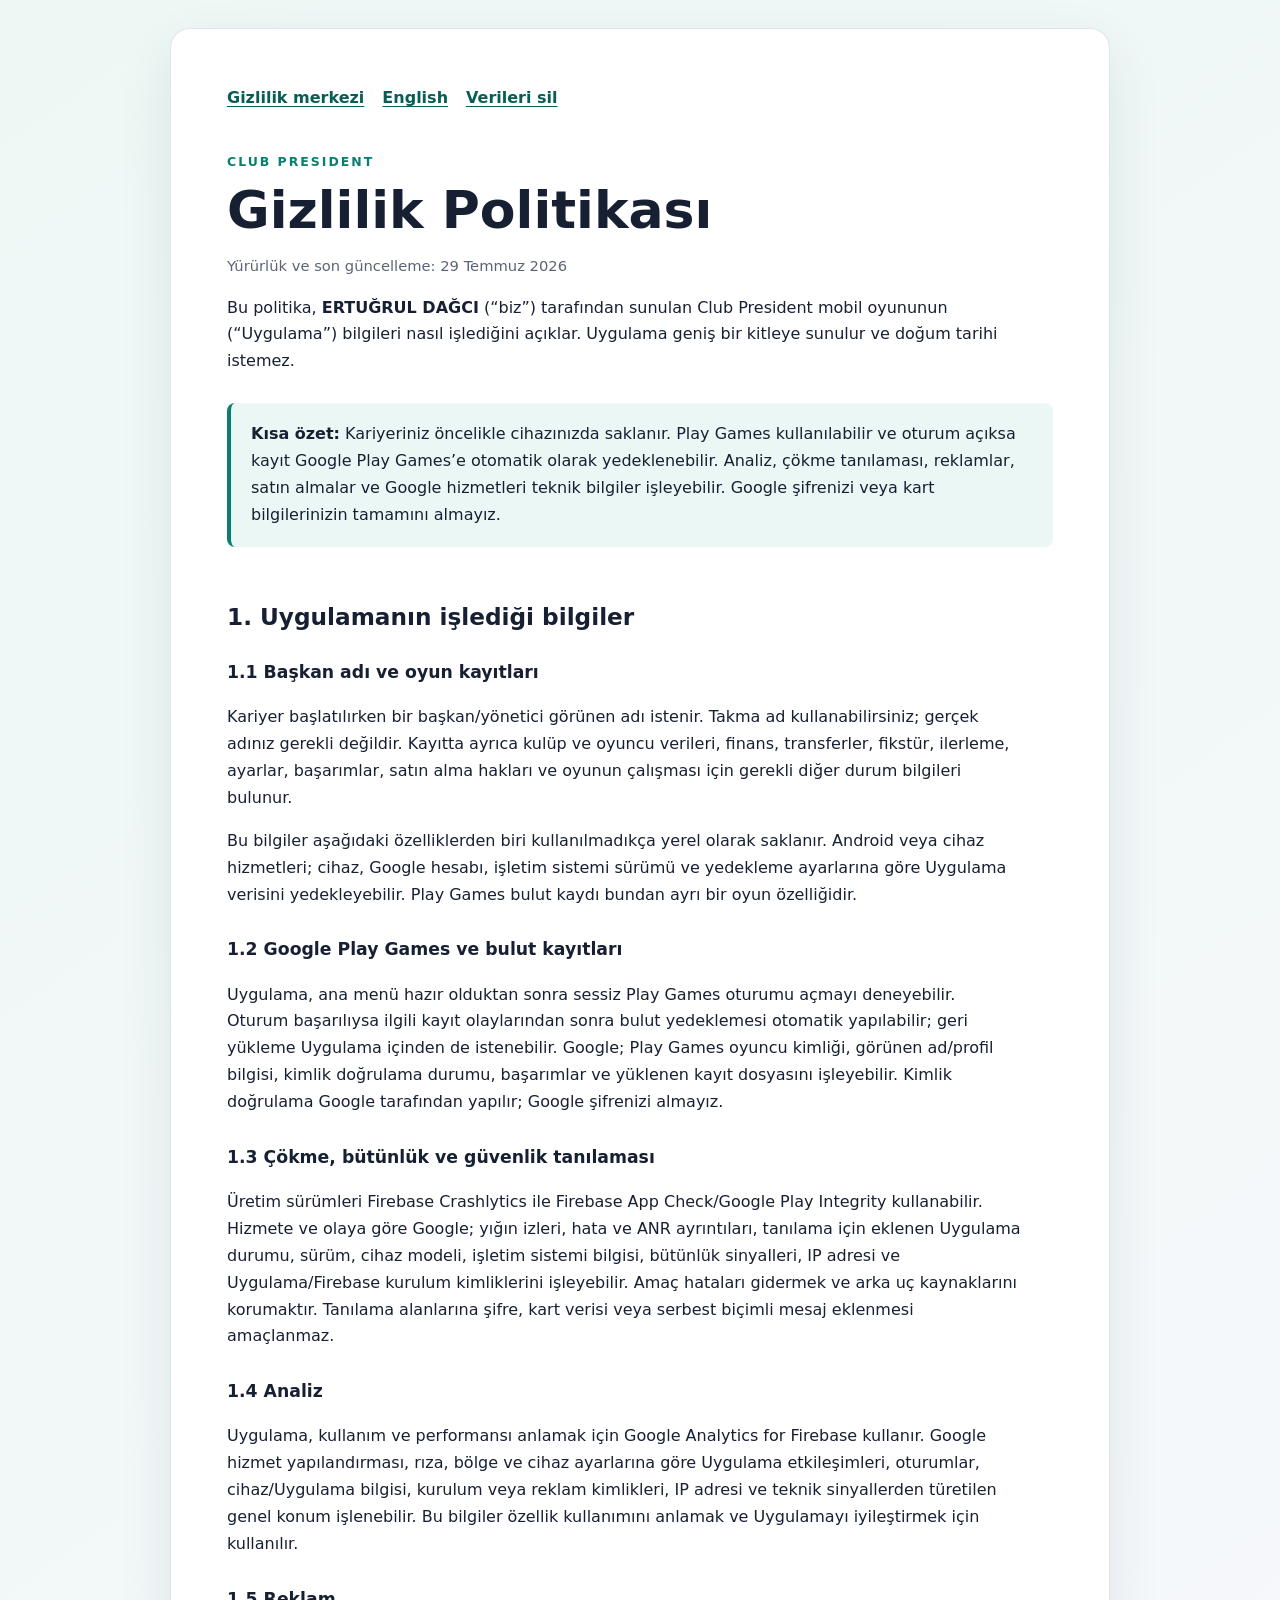
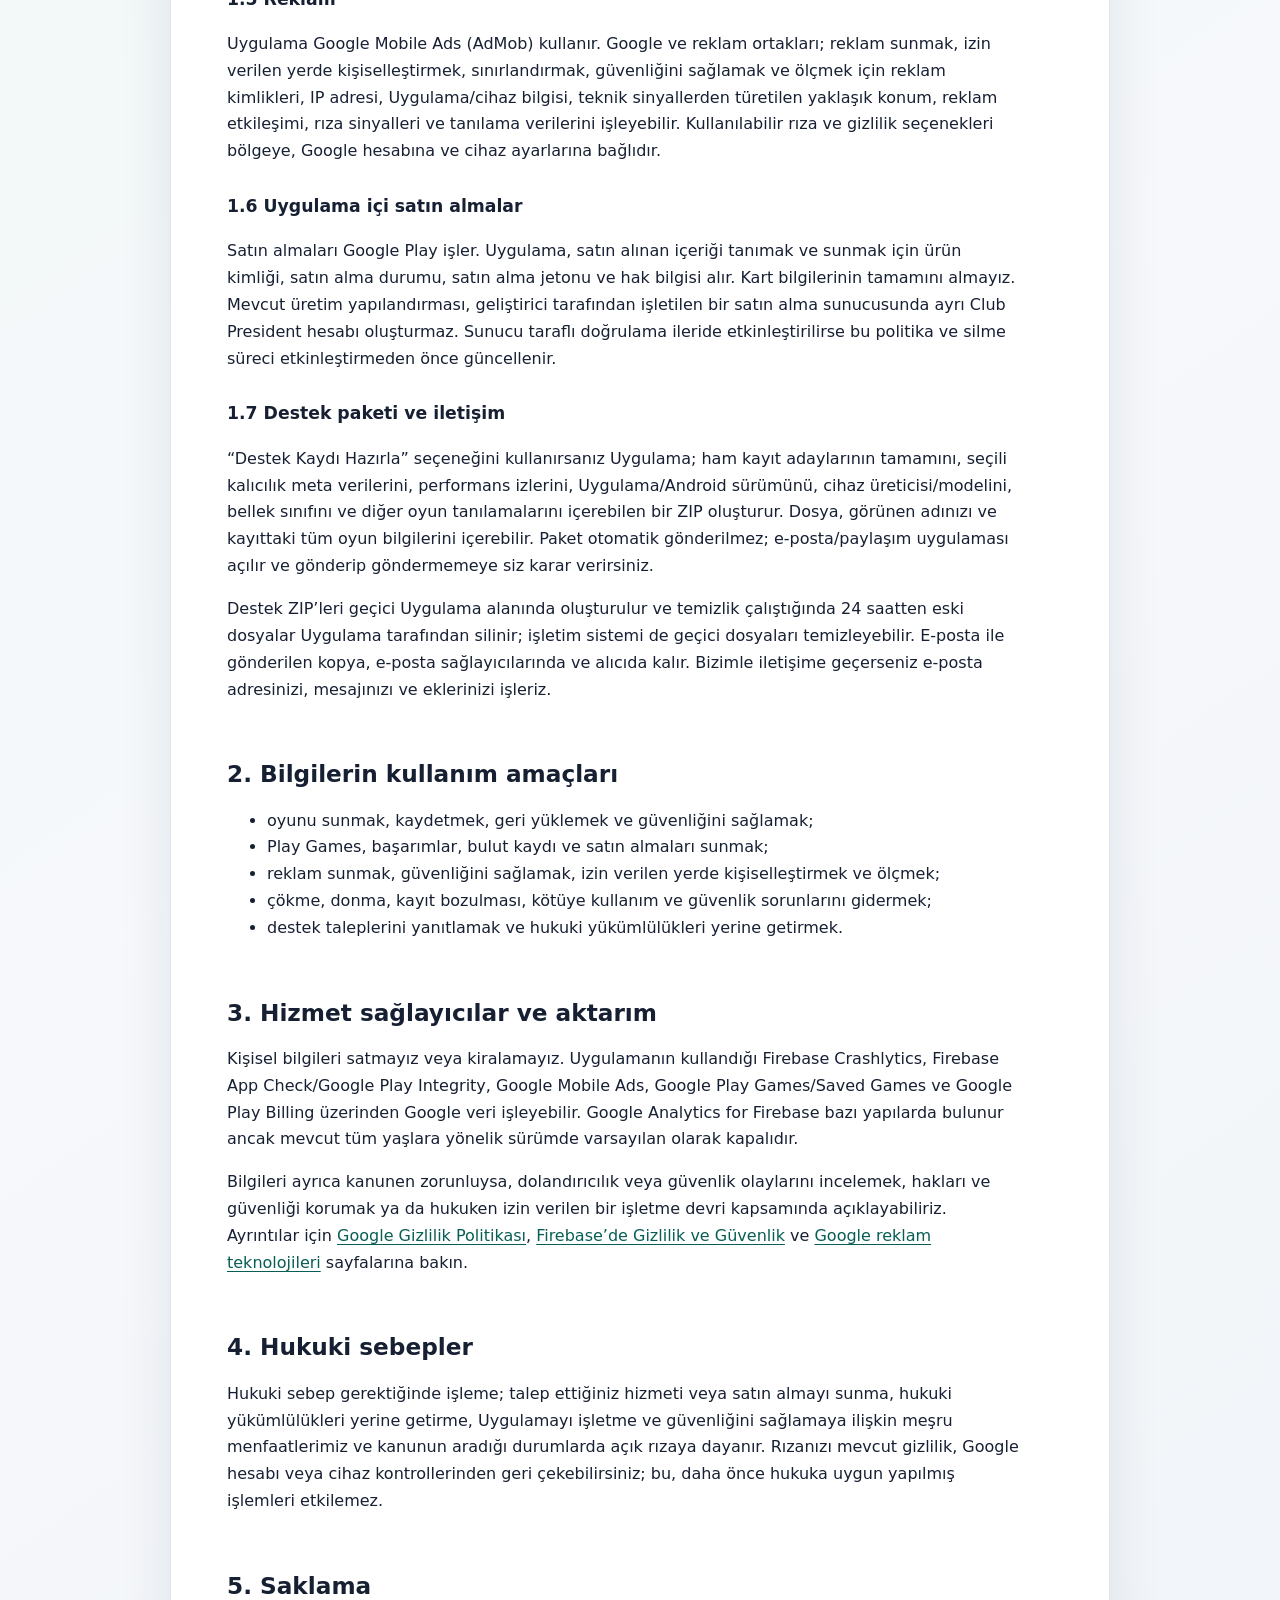
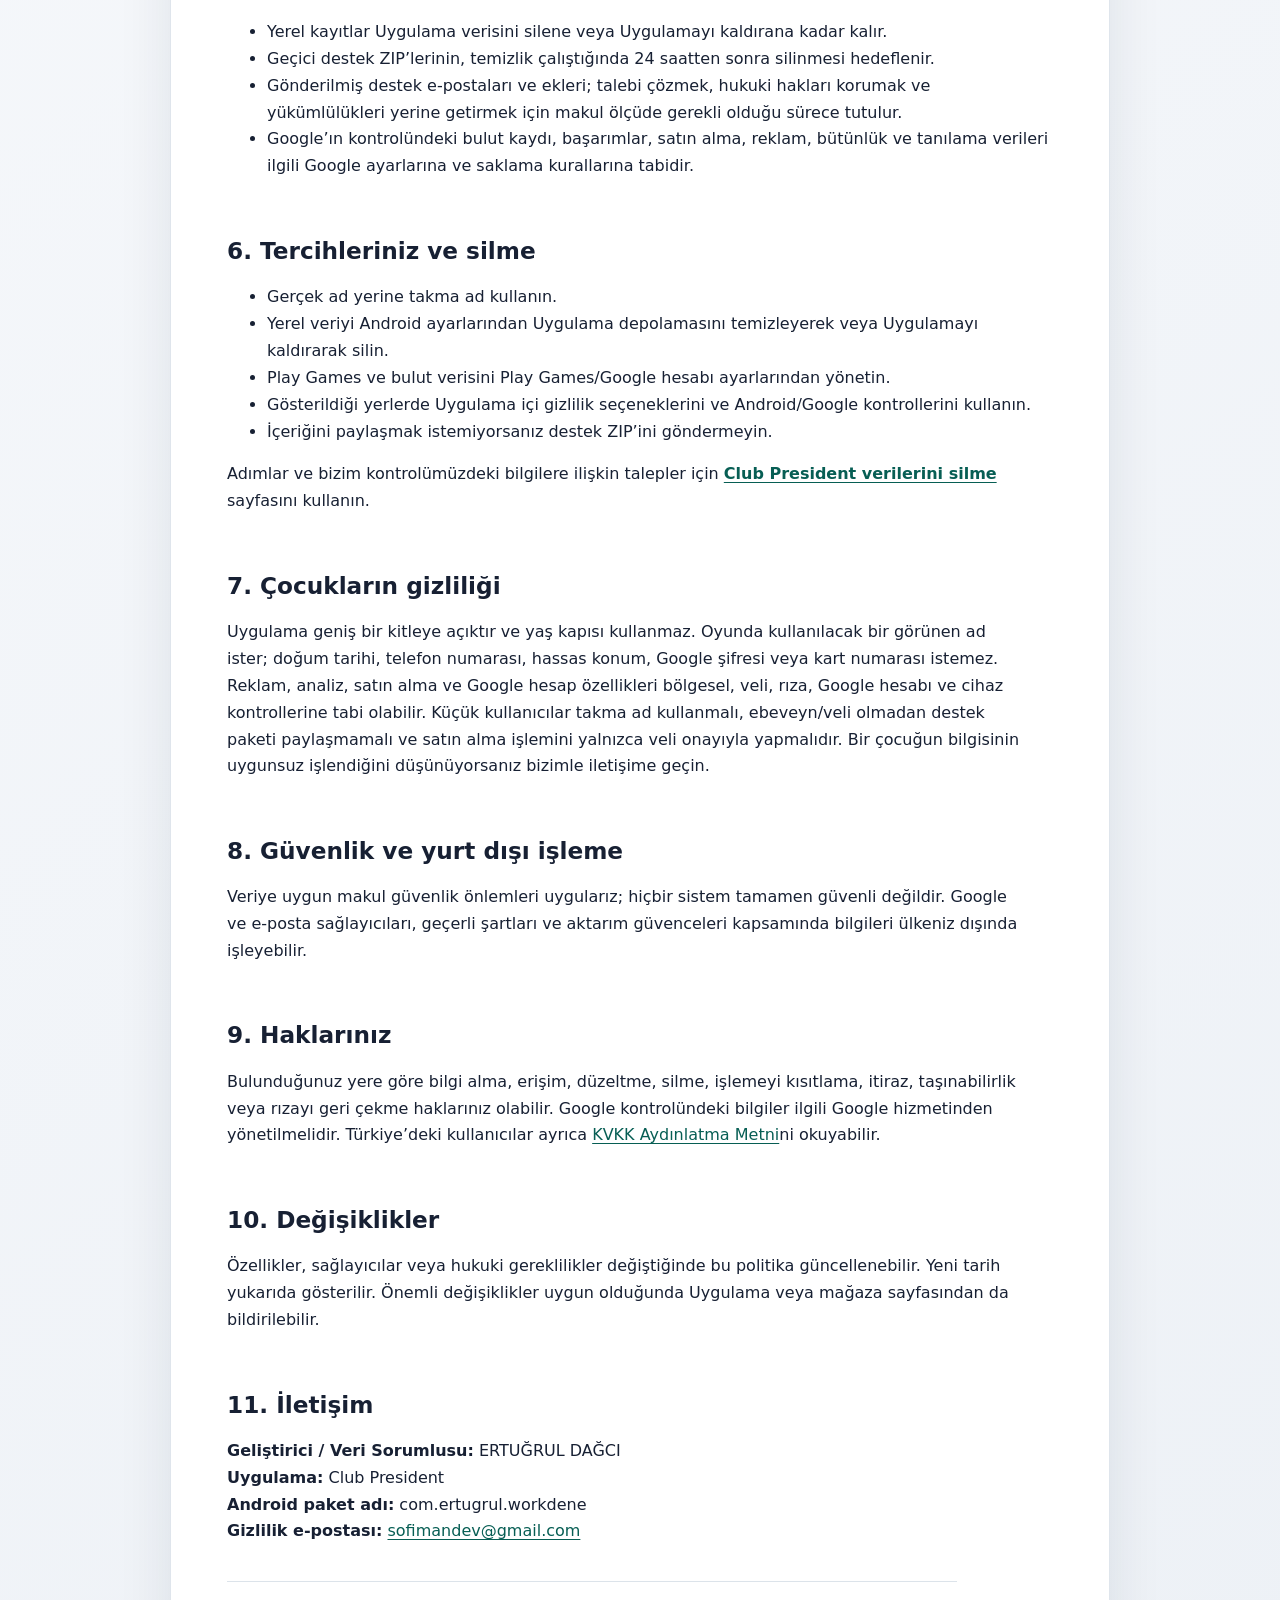
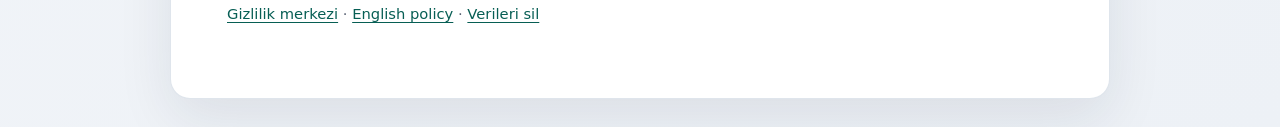
<file: privacy-policy-tr.html>
<!doctype html>
<html lang="tr">
<head>
  <meta charset="utf-8">
  <meta name="viewport" content="width=device-width, initial-scale=1">
  <meta name="description" content="Club President mobil oyunu gizlilik politikası.">
  <title>Club President — Gizlilik Politikası</title>
  <link rel="stylesheet" href="styles.css">
</head>
<body>
  <main class="card">
    <nav class="top-nav" aria-label="Belge bağlantıları">
      <a href="index.html">Gizlilik merkezi</a>
      <a href="privacy-policy.html" lang="en">English</a>
      <a href="data-deletion.html">Verileri sil</a>
    </nav>

    <p class="eyebrow">CLUB PRESIDENT</p>
    <h1>Gizlilik Politikası</h1>
    <p class="updated">Yürürlük ve son güncelleme: 29 Temmuz 2026</p>

    <p>Bu politika, <strong>ERTUĞRUL DAĞCI</strong> (“biz”) tarafından sunulan Club President mobil oyununun (“Uygulama”) bilgileri nasıl işlediğini açıklar. Uygulama geniş bir kitleye sunulur ve doğum tarihi istemez.</p>

    <div class="notice"><strong>Kısa özet:</strong> Kariyeriniz öncelikle cihazınızda saklanır. Play Games kullanılabilir ve oturum açıksa kayıt Google Play Games’e otomatik olarak yedeklenebilir. Analiz, çökme tanılaması, reklamlar, satın almalar ve Google hizmetleri teknik bilgiler işleyebilir. Google şifrenizi veya kart bilgilerinizin tamamını almayız.</div>

    <h2>1. Uygulamanın işlediği bilgiler</h2>

    <h3>1.1 Başkan adı ve oyun kayıtları</h3>
    <p>Kariyer başlatılırken bir başkan/yönetici görünen adı istenir. Takma ad kullanabilirsiniz; gerçek adınız gerekli değildir. Kayıtta ayrıca kulüp ve oyuncu verileri, finans, transferler, fikstür, ilerleme, ayarlar, başarımlar, satın alma hakları ve oyunun çalışması için gerekli diğer durum bilgileri bulunur.</p>
    <p>Bu bilgiler aşağıdaki özelliklerden biri kullanılmadıkça yerel olarak saklanır. Android veya cihaz hizmetleri; cihaz, Google hesabı, işletim sistemi sürümü ve yedekleme ayarlarına göre Uygulama verisini yedekleyebilir. Play Games bulut kaydı bundan ayrı bir oyun özelliğidir.</p>

    <h3>1.2 Google Play Games ve bulut kayıtları</h3>
    <p>Uygulama, ana menü hazır olduktan sonra sessiz Play Games oturumu açmayı deneyebilir. Oturum başarılıysa ilgili kayıt olaylarından sonra bulut yedeklemesi otomatik yapılabilir; geri yükleme Uygulama içinden de istenebilir. Google; Play Games oyuncu kimliği, görünen ad/profil bilgisi, kimlik doğrulama durumu, başarımlar ve yüklenen kayıt dosyasını işleyebilir. Kimlik doğrulama Google tarafından yapılır; Google şifrenizi almayız.</p>

    <h3>1.3 Çökme, bütünlük ve güvenlik tanılaması</h3>
    <p>Üretim sürümleri Firebase Crashlytics ile Firebase App Check/Google Play Integrity kullanabilir. Hizmete ve olaya göre Google; yığın izleri, hata ve ANR ayrıntıları, tanılama için eklenen Uygulama durumu, sürüm, cihaz modeli, işletim sistemi bilgisi, bütünlük sinyalleri, IP adresi ve Uygulama/Firebase kurulum kimliklerini işleyebilir. Amaç hataları gidermek ve arka uç kaynaklarını korumaktır. Tanılama alanlarına şifre, kart verisi veya serbest biçimli mesaj eklenmesi amaçlanmaz.</p>

    <h3>1.4 Analiz</h3>
    <p>Uygulama, kullanım ve performansı anlamak için Google Analytics for Firebase kullanır. Google hizmet yapılandırması, rıza, bölge ve cihaz ayarlarına göre Uygulama etkileşimleri, oturumlar, cihaz/Uygulama bilgisi, kurulum veya reklam kimlikleri, IP adresi ve teknik sinyallerden türetilen genel konum işlenebilir. Bu bilgiler özellik kullanımını anlamak ve Uygulamayı iyileştirmek için kullanılır.</p>

    <h3>1.5 Reklam</h3>
    <p>Uygulama Google Mobile Ads (AdMob) kullanır. Google ve reklam ortakları; reklam sunmak, izin verilen yerde kişiselleştirmek, sınırlandırmak, güvenliğini sağlamak ve ölçmek için reklam kimlikleri, IP adresi, Uygulama/cihaz bilgisi, teknik sinyallerden türetilen yaklaşık konum, reklam etkileşimi, rıza sinyalleri ve tanılama verilerini işleyebilir. Kullanılabilir rıza ve gizlilik seçenekleri bölgeye, Google hesabına ve cihaz ayarlarına bağlıdır.</p>

    <h3>1.6 Uygulama içi satın almalar</h3>
    <p>Satın almaları Google Play işler. Uygulama, satın alınan içeriği tanımak ve sunmak için ürün kimliği, satın alma durumu, satın alma jetonu ve hak bilgisi alır. Kart bilgilerinin tamamını almayız. Mevcut üretim yapılandırması, geliştirici tarafından işletilen bir satın alma sunucusunda ayrı Club President hesabı oluşturmaz. Sunucu taraflı doğrulama ileride etkinleştirilirse bu politika ve silme süreci etkinleştirmeden önce güncellenir.</p>

    <h3>1.7 Destek paketi ve iletişim</h3>
    <p>“Destek Kaydı Hazırla” seçeneğini kullanırsanız Uygulama; ham kayıt adaylarının tamamını, seçili kalıcılık meta verilerini, performans izlerini, Uygulama/Android sürümünü, cihaz üreticisi/modelini, bellek sınıfını ve diğer oyun tanılamalarını içerebilen bir ZIP oluşturur. Dosya, görünen adınızı ve kayıttaki tüm oyun bilgilerini içerebilir. Paket otomatik gönderilmez; e-posta/paylaşım uygulaması açılır ve gönderip göndermemeye siz karar verirsiniz.</p>
    <p>Destek ZIP’leri geçici Uygulama alanında oluşturulur ve temizlik çalıştığında 24 saatten eski dosyalar Uygulama tarafından silinir; işletim sistemi de geçici dosyaları temizleyebilir. E-posta ile gönderilen kopya, e-posta sağlayıcılarında ve alıcıda kalır. Bizimle iletişime geçerseniz e-posta adresinizi, mesajınızı ve eklerinizi işleriz.</p>

    <h2>2. Bilgilerin kullanım amaçları</h2>
    <ul>
      <li>oyunu sunmak, kaydetmek, geri yüklemek ve güvenliğini sağlamak;</li>
      <li>Play Games, başarımlar, bulut kaydı ve satın almaları sunmak;</li>
      <li>reklam sunmak, güvenliğini sağlamak, izin verilen yerde kişiselleştirmek ve ölçmek;</li>
      <li>çökme, donma, kayıt bozulması, kötüye kullanım ve güvenlik sorunlarını gidermek;</li>
      <li>destek taleplerini yanıtlamak ve hukuki yükümlülükleri yerine getirmek.</li>
    </ul>

    <h2>3. Hizmet sağlayıcılar ve aktarım</h2>
    <p>Kişisel bilgileri satmayız veya kiralamayız. Uygulamanın kullandığı Firebase Crashlytics, Firebase App Check/Google Play Integrity, Google Mobile Ads, Google Play Games/Saved Games ve Google Play Billing üzerinden Google veri işleyebilir. Google Analytics for Firebase bazı yapılarda bulunur ancak mevcut tüm yaşlara yönelik sürümde varsayılan olarak kapalıdır.</p>
    <p>Bilgileri ayrıca kanunen zorunluysa, dolandırıcılık veya güvenlik olaylarını incelemek, hakları ve güvenliği korumak ya da hukuken izin verilen bir işletme devri kapsamında açıklayabiliriz. Ayrıntılar için <a href="https://policies.google.com/privacy">Google Gizlilik Politikası</a>, <a href="https://firebase.google.com/support/privacy">Firebase’de Gizlilik ve Güvenlik</a> ve <a href="https://policies.google.com/technologies/ads">Google reklam teknolojileri</a> sayfalarına bakın.</p>

    <h2>4. Hukuki sebepler</h2>
    <p>Hukuki sebep gerektiğinde işleme; talep ettiğiniz hizmeti veya satın almayı sunma, hukuki yükümlülükleri yerine getirme, Uygulamayı işletme ve güvenliğini sağlamaya ilişkin meşru menfaatlerimiz ve kanunun aradığı durumlarda açık rızaya dayanır. Rızanızı mevcut gizlilik, Google hesabı veya cihaz kontrollerinden geri çekebilirsiniz; bu, daha önce hukuka uygun yapılmış işlemleri etkilemez.</p>

    <h2>5. Saklama</h2>
    <ul>
      <li>Yerel kayıtlar Uygulama verisini silene veya Uygulamayı kaldırana kadar kalır.</li>
      <li>Geçici destek ZIP’lerinin, temizlik çalıştığında 24 saatten sonra silinmesi hedeflenir.</li>
      <li>Gönderilmiş destek e-postaları ve ekleri; talebi çözmek, hukuki hakları korumak ve yükümlülükleri yerine getirmek için makul ölçüde gerekli olduğu sürece tutulur.</li>
      <li>Google’ın kontrolündeki bulut kaydı, başarımlar, satın alma, reklam, bütünlük ve tanılama verileri ilgili Google ayarlarına ve saklama kurallarına tabidir.</li>
    </ul>

    <h2>6. Tercihleriniz ve silme</h2>
    <ul>
      <li>Gerçek ad yerine takma ad kullanın.</li>
      <li>Yerel veriyi Android ayarlarından Uygulama depolamasını temizleyerek veya Uygulamayı kaldırarak silin.</li>
      <li>Play Games ve bulut verisini Play Games/Google hesabı ayarlarından yönetin.</li>
      <li>Gösterildiği yerlerde Uygulama içi gizlilik seçeneklerini ve Android/Google kontrollerini kullanın.</li>
      <li>İçeriğini paylaşmak istemiyorsanız destek ZIP’ini göndermeyin.</li>
    </ul>
    <p>Adımlar ve bizim kontrolümüzdeki bilgilere ilişkin talepler için <a href="data-deletion.html"><strong>Club President verilerini silme</strong></a> sayfasını kullanın.</p>

    <h2>7. Çocukların gizliliği</h2>
    <p>Uygulama geniş bir kitleye açıktır ve yaş kapısı kullanmaz. Oyunda kullanılacak bir görünen ad ister; doğum tarihi, telefon numarası, hassas konum, Google şifresi veya kart numarası istemez. Reklam, analiz, satın alma ve Google hesap özellikleri bölgesel, veli, rıza, Google hesabı ve cihaz kontrollerine tabi olabilir. Küçük kullanıcılar takma ad kullanmalı, ebeveyn/veli olmadan destek paketi paylaşmamalı ve satın alma işlemini yalnızca veli onayıyla yapmalıdır. Bir çocuğun bilgisinin uygunsuz işlendiğini düşünüyorsanız bizimle iletişime geçin.</p>

    <h2>8. Güvenlik ve yurt dışı işleme</h2>
    <p>Veriye uygun makul güvenlik önlemleri uygularız; hiçbir sistem tamamen güvenli değildir. Google ve e-posta sağlayıcıları, geçerli şartları ve aktarım güvenceleri kapsamında bilgileri ülkeniz dışında işleyebilir.</p>

    <h2>9. Haklarınız</h2>
    <p>Bulunduğunuz yere göre bilgi alma, erişim, düzeltme, silme, işlemeyi kısıtlama, itiraz, taşınabilirlik veya rızayı geri çekme haklarınız olabilir. Google kontrolündeki bilgiler ilgili Google hizmetinden yönetilmelidir. Türkiye’deki kullanıcılar ayrıca <a href="kvkk-aydinlatma-metni.html">KVKK Aydınlatma Metni</a>ni okuyabilir.</p>

    <h2>10. Değişiklikler</h2>
    <p>Özellikler, sağlayıcılar veya hukuki gereklilikler değiştiğinde bu politika güncellenebilir. Yeni tarih yukarıda gösterilir. Önemli değişiklikler uygun olduğunda Uygulama veya mağaza sayfasından da bildirilebilir.</p>

    <h2>11. İletişim</h2>
    <p><strong>Geliştirici / Veri Sorumlusu:</strong> ERTUĞRUL DAĞCI<br>
      <strong>Uygulama:</strong> Club President<br>
      <strong>Android paket adı:</strong> com.ertugrul.workdene<br>
      <strong>Gizlilik e-postası:</strong> <a href="mailto:sofimandev@gmail.com">sofimandev@gmail.com</a></p>

    <p class="footer"><a href="index.html">Gizlilik merkezi</a> · <a href="privacy-policy.html" lang="en">English policy</a> · <a href="data-deletion.html">Verileri sil</a></p>
  </main>
</body>
</html>
</file>
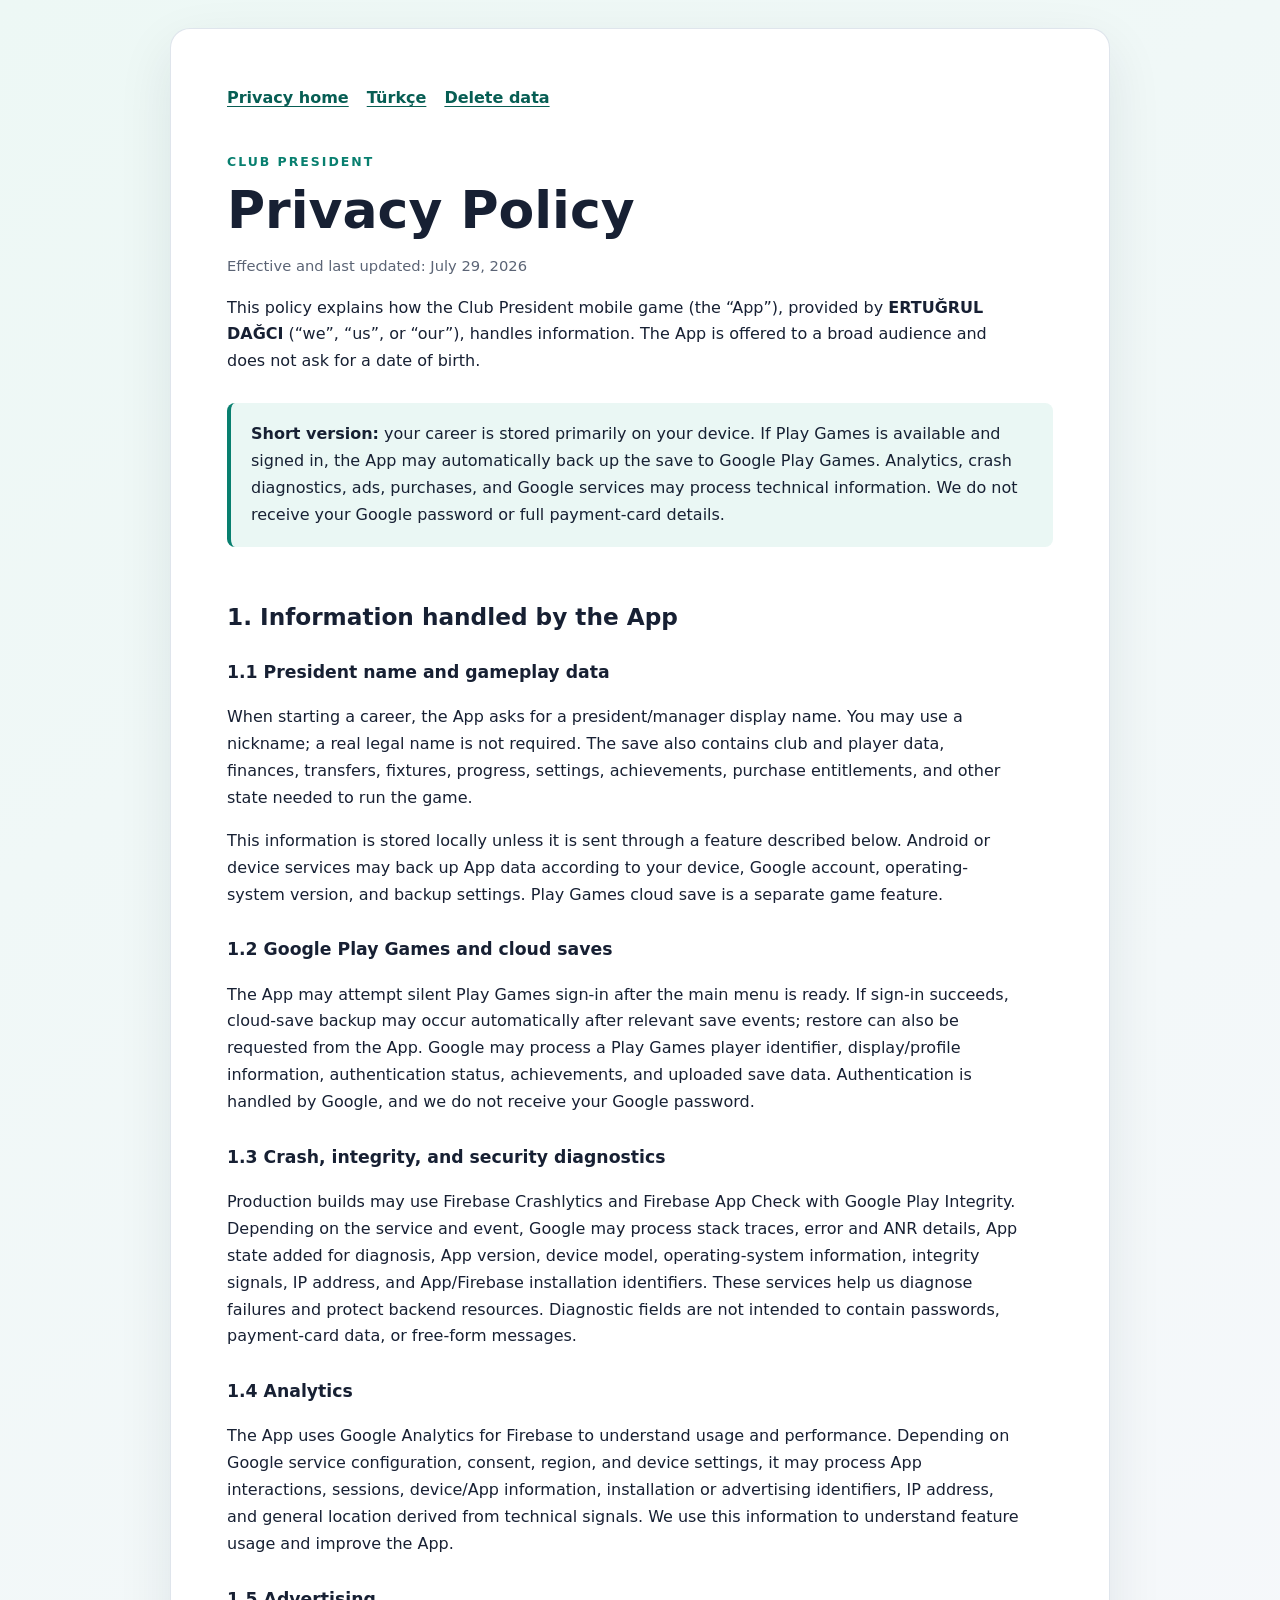
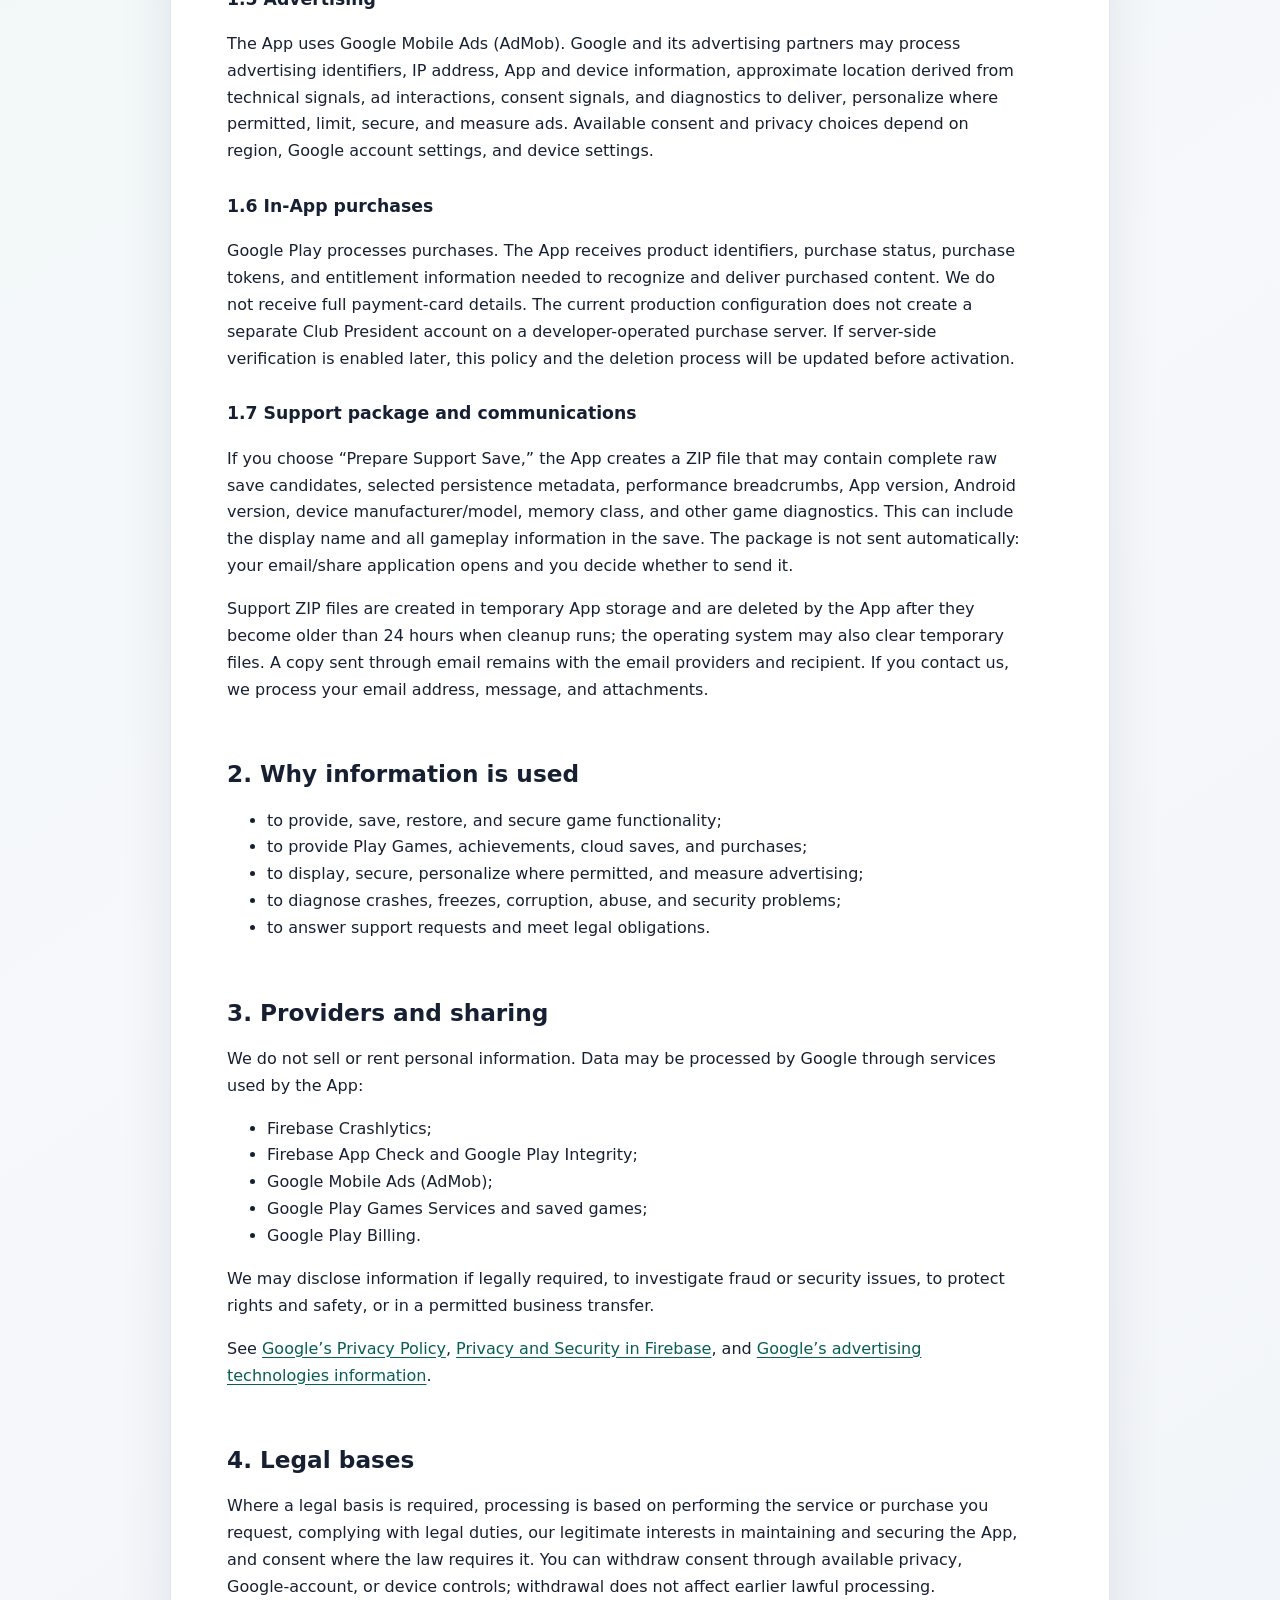
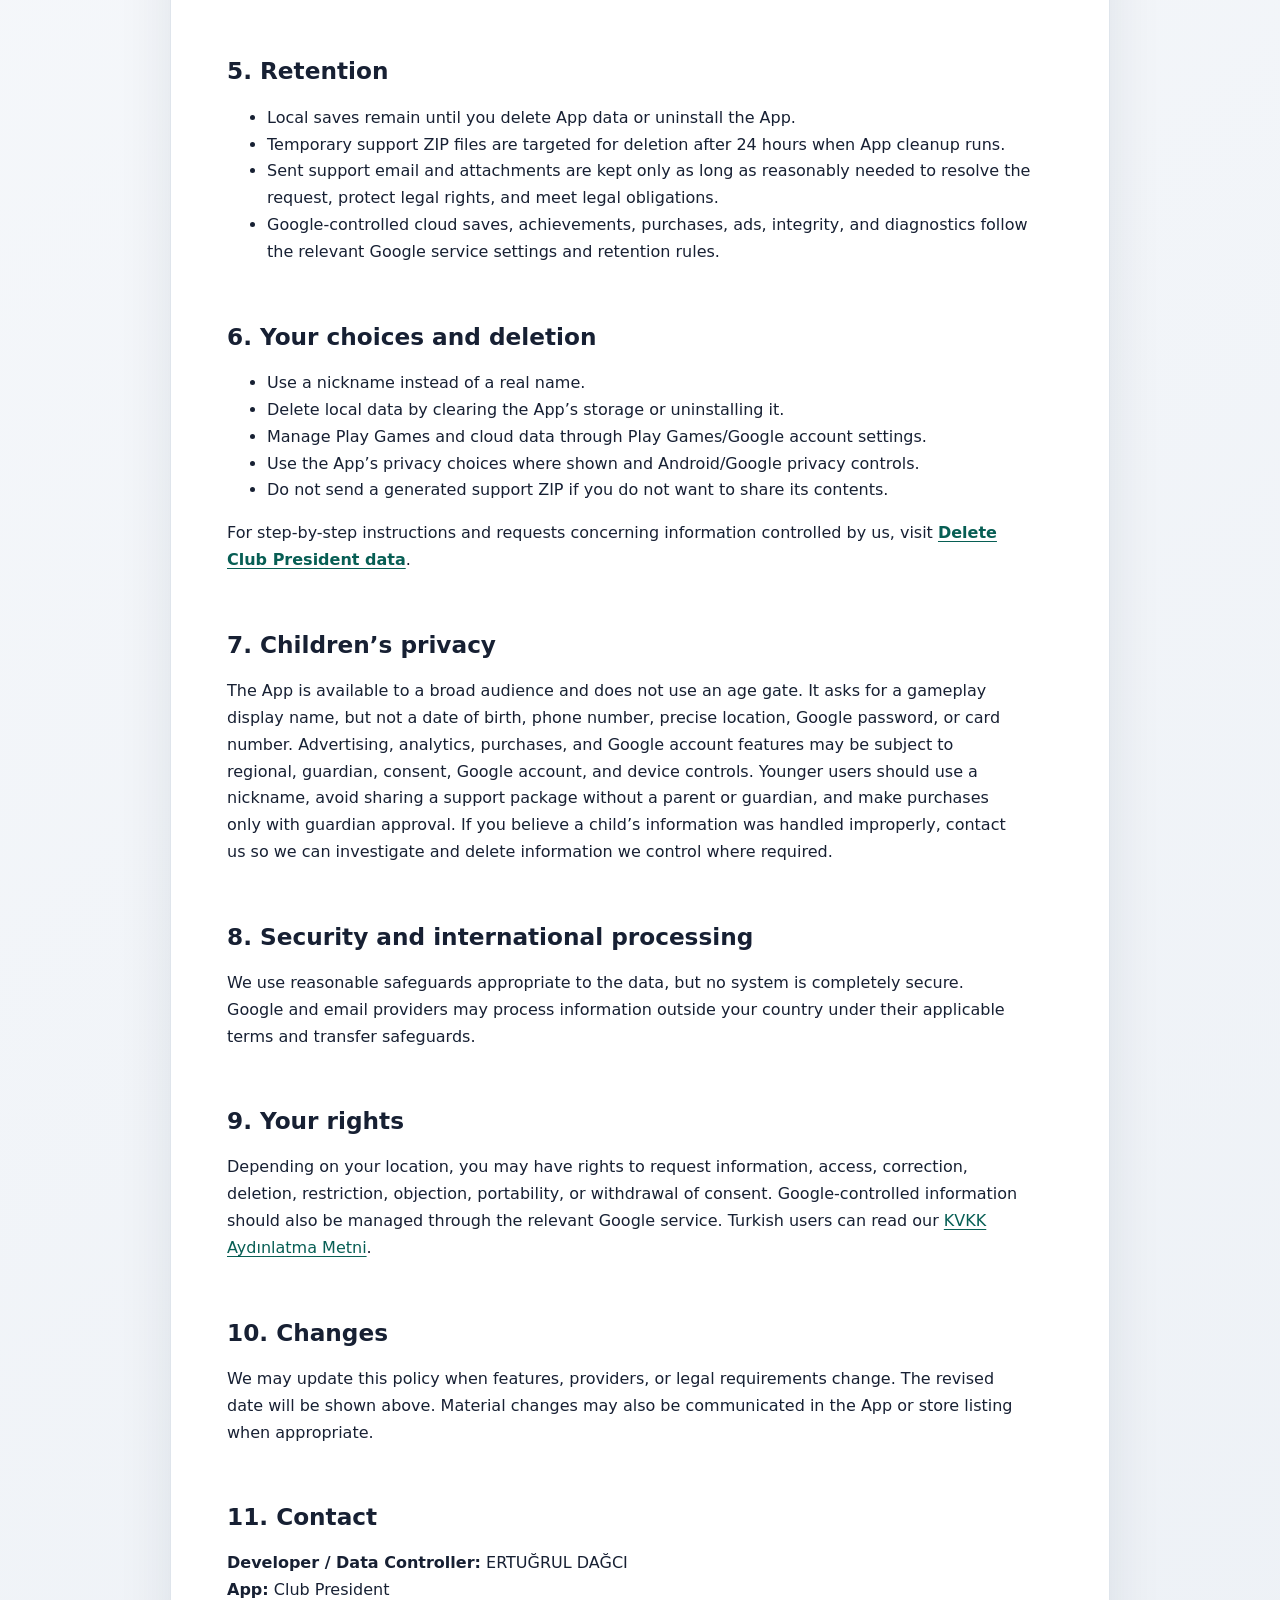
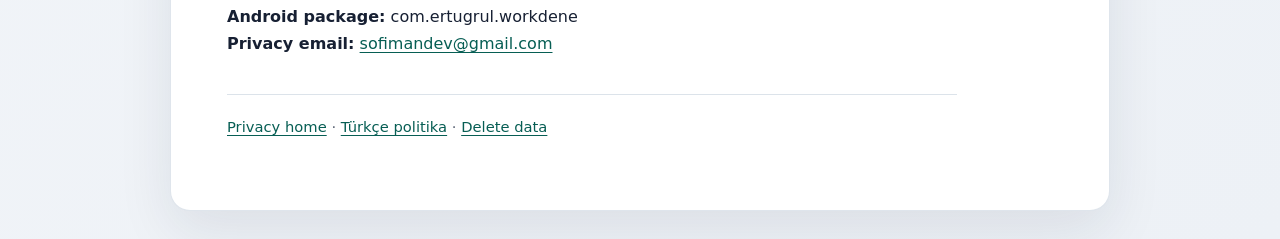
<file: privacy-policy.html>
<!doctype html>
<html lang="en">
<head>
  <meta charset="utf-8">
  <meta name="viewport" content="width=device-width, initial-scale=1">
  <meta name="description" content="Privacy Policy for the Club President mobile game.">
  <title>Club President — Privacy Policy</title>
  <link rel="stylesheet" href="styles.css">
</head>
<body>
  <main class="card">
    <nav class="top-nav" aria-label="Document navigation">
      <a href="index.html">Privacy home</a>
      <a href="privacy-policy-tr.html" lang="tr">Türkçe</a>
      <a href="data-deletion.html">Delete data</a>
    </nav>

    <p class="eyebrow">CLUB PRESIDENT</p>
    <h1>Privacy Policy</h1>
    <p class="updated">Effective and last updated: July 29, 2026</p>

    <p>This policy explains how the Club President mobile game (the “App”), provided by <strong>ERTUĞRUL DAĞCI</strong> (“we”, “us”, or “our”), handles information. The App is offered to a broad audience and does not ask for a date of birth.</p>

    <div class="notice"><strong>Short version:</strong> your career is stored primarily on your device. If Play Games is available and signed in, the App may automatically back up the save to Google Play Games. Analytics, crash diagnostics, ads, purchases, and Google services may process technical information. We do not receive your Google password or full payment-card details.</div>

    <h2>1. Information handled by the App</h2>

    <h3>1.1 President name and gameplay data</h3>
    <p>When starting a career, the App asks for a president/manager display name. You may use a nickname; a real legal name is not required. The save also contains club and player data, finances, transfers, fixtures, progress, settings, achievements, purchase entitlements, and other state needed to run the game.</p>
    <p>This information is stored locally unless it is sent through a feature described below. Android or device services may back up App data according to your device, Google account, operating-system version, and backup settings. Play Games cloud save is a separate game feature.</p>

    <h3>1.2 Google Play Games and cloud saves</h3>
    <p>The App may attempt silent Play Games sign-in after the main menu is ready. If sign-in succeeds, cloud-save backup may occur automatically after relevant save events; restore can also be requested from the App. Google may process a Play Games player identifier, display/profile information, authentication status, achievements, and uploaded save data. Authentication is handled by Google, and we do not receive your Google password.</p>

    <h3>1.3 Crash, integrity, and security diagnostics</h3>
    <p>Production builds may use Firebase Crashlytics and Firebase App Check with Google Play Integrity. Depending on the service and event, Google may process stack traces, error and ANR details, App state added for diagnosis, App version, device model, operating-system information, integrity signals, IP address, and App/Firebase installation identifiers. These services help us diagnose failures and protect backend resources. Diagnostic fields are not intended to contain passwords, payment-card data, or free-form messages.</p>

    <h3>1.4 Analytics</h3>
    <p>The App uses Google Analytics for Firebase to understand usage and performance. Depending on Google service configuration, consent, region, and device settings, it may process App interactions, sessions, device/App information, installation or advertising identifiers, IP address, and general location derived from technical signals. We use this information to understand feature usage and improve the App.</p>

    <h3>1.5 Advertising</h3>
    <p>The App uses Google Mobile Ads (AdMob). Google and its advertising partners may process advertising identifiers, IP address, App and device information, approximate location derived from technical signals, ad interactions, consent signals, and diagnostics to deliver, personalize where permitted, limit, secure, and measure ads. Available consent and privacy choices depend on region, Google account settings, and device settings.</p>

    <h3>1.6 In-App purchases</h3>
    <p>Google Play processes purchases. The App receives product identifiers, purchase status, purchase tokens, and entitlement information needed to recognize and deliver purchased content. We do not receive full payment-card details. The current production configuration does not create a separate Club President account on a developer-operated purchase server. If server-side verification is enabled later, this policy and the deletion process will be updated before activation.</p>

    <h3>1.7 Support package and communications</h3>
    <p>If you choose “Prepare Support Save,” the App creates a ZIP file that may contain complete raw save candidates, selected persistence metadata, performance breadcrumbs, App version, Android version, device manufacturer/model, memory class, and other game diagnostics. This can include the display name and all gameplay information in the save. The package is not sent automatically: your email/share application opens and you decide whether to send it.</p>
    <p>Support ZIP files are created in temporary App storage and are deleted by the App after they become older than 24 hours when cleanup runs; the operating system may also clear temporary files. A copy sent through email remains with the email providers and recipient. If you contact us, we process your email address, message, and attachments.</p>

    <h2>2. Why information is used</h2>
    <ul>
      <li>to provide, save, restore, and secure game functionality;</li>
      <li>to provide Play Games, achievements, cloud saves, and purchases;</li>
      <li>to display, secure, personalize where permitted, and measure advertising;</li>
      <li>to diagnose crashes, freezes, corruption, abuse, and security problems;</li>
      <li>to answer support requests and meet legal obligations.</li>
    </ul>

    <h2>3. Providers and sharing</h2>
    <p>We do not sell or rent personal information. Data may be processed by Google through services used by the App:</p>
    <ul>
      <li>Firebase Crashlytics;</li>
      <li>Firebase App Check and Google Play Integrity;</li>
      <li>Google Mobile Ads (AdMob);</li>
      <li>Google Play Games Services and saved games;</li>
      <li>Google Play Billing.</li>
    </ul>
    <p>We may disclose information if legally required, to investigate fraud or security issues, to protect rights and safety, or in a permitted business transfer.</p>
    <p>See <a href="https://policies.google.com/privacy">Google’s Privacy Policy</a>, <a href="https://firebase.google.com/support/privacy">Privacy and Security in Firebase</a>, and <a href="https://policies.google.com/technologies/ads">Google’s advertising technologies information</a>.</p>

    <h2>4. Legal bases</h2>
    <p>Where a legal basis is required, processing is based on performing the service or purchase you request, complying with legal duties, our legitimate interests in maintaining and securing the App, and consent where the law requires it. You can withdraw consent through available privacy, Google-account, or device controls; withdrawal does not affect earlier lawful processing.</p>

    <h2>5. Retention</h2>
    <ul>
      <li>Local saves remain until you delete App data or uninstall the App.</li>
      <li>Temporary support ZIP files are targeted for deletion after 24 hours when App cleanup runs.</li>
      <li>Sent support email and attachments are kept only as long as reasonably needed to resolve the request, protect legal rights, and meet legal obligations.</li>
      <li>Google-controlled cloud saves, achievements, purchases, ads, integrity, and diagnostics follow the relevant Google service settings and retention rules.</li>
    </ul>

    <h2>6. Your choices and deletion</h2>
    <ul>
      <li>Use a nickname instead of a real name.</li>
      <li>Delete local data by clearing the App’s storage or uninstalling it.</li>
      <li>Manage Play Games and cloud data through Play Games/Google account settings.</li>
      <li>Use the App’s privacy choices where shown and Android/Google privacy controls.</li>
      <li>Do not send a generated support ZIP if you do not want to share its contents.</li>
    </ul>
    <p>For step-by-step instructions and requests concerning information controlled by us, visit <a href="data-deletion.html"><strong>Delete Club President data</strong></a>.</p>

    <h2>7. Children’s privacy</h2>
    <p>The App is available to a broad audience and does not use an age gate. It asks for a gameplay display name, but not a date of birth, phone number, precise location, Google password, or card number. Advertising, analytics, purchases, and Google account features may be subject to regional, guardian, consent, Google account, and device controls. Younger users should use a nickname, avoid sharing a support package without a parent or guardian, and make purchases only with guardian approval. If you believe a child’s information was handled improperly, contact us so we can investigate and delete information we control where required.</p>

    <h2>8. Security and international processing</h2>
    <p>We use reasonable safeguards appropriate to the data, but no system is completely secure. Google and email providers may process information outside your country under their applicable terms and transfer safeguards.</p>

    <h2>9. Your rights</h2>
    <p>Depending on your location, you may have rights to request information, access, correction, deletion, restriction, objection, portability, or withdrawal of consent. Google-controlled information should also be managed through the relevant Google service. Turkish users can read our <a href="kvkk-aydinlatma-metni.html" lang="tr">KVKK Aydınlatma Metni</a>.</p>

    <h2>10. Changes</h2>
    <p>We may update this policy when features, providers, or legal requirements change. The revised date will be shown above. Material changes may also be communicated in the App or store listing when appropriate.</p>

    <h2>11. Contact</h2>
    <p><strong>Developer / Data Controller:</strong> ERTUĞRUL DAĞCI<br>
      <strong>App:</strong> Club President<br>
      <strong>Android package:</strong> com.ertugrul.workdene<br>
      <strong>Privacy email:</strong> <a href="mailto:sofimandev@gmail.com">sofimandev@gmail.com</a></p>

    <p class="footer"><a href="index.html">Privacy home</a> · <a href="privacy-policy-tr.html" lang="tr">Türkçe politika</a> · <a href="data-deletion.html">Delete data</a></p>
  </main>
</body>
</html>
</file>
<file: landing.css>
:root {
  color-scheme: dark;
  --navy-950: #031020;
  --navy-900: #071a33;
  --navy-800: #102d50;
  --paper: #f6f8fb;
  --muted: #a8b5c8;
  --line: rgba(255, 255, 255, .12);
  --gold: #f3c55a;
  --gold-bright: #ffdc78;
  --mint: #54e2a2;
  --danger: #ff676d;
  --shadow: 0 30px 80px rgba(0, 0, 0, .38);
}

* { box-sizing: border-box; }
html { scroll-behavior: smooth; }
html[data-language="en"] [data-copy="tr"],
html[data-language="tr"] [data-copy="en"] { display: none !important; }

body {
  margin: 0;
  color: var(--paper);
  background:
    radial-gradient(circle at 76% 8%, rgba(31, 95, 164, .32), transparent 31rem),
    radial-gradient(circle at 10% 30%, rgba(22, 120, 98, .15), transparent 26rem),
    var(--navy-950);
  font-family: Inter, ui-sans-serif, system-ui, -apple-system, BlinkMacSystemFont, "Segoe UI", sans-serif;
  line-height: 1.6;
  overflow-x: hidden;
}

body::before {
  content: "";
  position: fixed;
  inset: 0;
  pointer-events: none;
  opacity: .23;
  background-image: linear-gradient(rgba(255,255,255,.02) 1px, transparent 1px), linear-gradient(90deg, rgba(255,255,255,.02) 1px, transparent 1px);
  background-size: 42px 42px;
  mask-image: linear-gradient(to bottom, black, transparent 75%);
}

img { display: block; max-width: 100%; height: auto; }
a { color: inherit; }
button, a { -webkit-tap-highlight-color: transparent; }

.skip-link {
  position: fixed;
  z-index: 100;
  top: 12px;
  left: 12px;
  padding: 10px 16px;
  color: #071526;
  background: var(--gold-bright);
  border-radius: 10px;
  font-weight: 800;
  transform: translateY(-160%);
}
.skip-link:focus { transform: translateY(0); }

.site-header {
  position: sticky;
  z-index: 50;
  top: 0;
  min-height: 74px;
  display: flex;
  align-items: center;
  gap: 28px;
  padding: 12px max(24px, calc((100vw - 1240px) / 2));
  background: rgba(3, 16, 32, .82);
  border-bottom: 1px solid var(--line);
  backdrop-filter: blur(18px);
}

.brand {
  display: inline-flex;
  align-items: center;
  gap: 10px;
  text-decoration: none;
  font-size: .9rem;
  font-weight: 900;
  letter-spacing: .11em;
  white-space: nowrap;
}
.brand img { filter: drop-shadow(0 7px 12px rgba(0,0,0,.35)); }
.site-nav { display: flex; align-items: center; gap: 24px; margin-left: auto; }
.site-nav a { color: var(--muted); text-decoration: none; font-size: .92rem; font-weight: 700; }
.site-nav a:hover, .site-nav a:focus-visible { color: var(--paper); }

.header-actions { display: flex; align-items: center; gap: 12px; }
.language-switcher { display: inline-flex; padding: 3px; background: rgba(255,255,255,.06); border: 1px solid var(--line); border-radius: 999px; }
.language-switcher button { width: 40px; height: 32px; color: var(--muted); background: transparent; border: 0; border-radius: 999px; font: inherit; font-size: .76rem; font-weight: 900; cursor: pointer; }
.language-switcher button[aria-pressed="true"] { color: #071526; background: var(--gold-bright); }
.header-cta { padding: 10px 17px; color: #061426; background: var(--gold); border-radius: 10px; text-decoration: none; font-size: .86rem; font-weight: 900; }
.header-cta:hover, .header-cta:focus-visible { background: var(--gold-bright); }

.section { width: min(1240px, calc(100% - 48px)); margin: 0 auto; }
.hero {
  min-height: min(810px, calc(100vh - 74px));
  display: grid;
  grid-template-columns: .86fr 1.14fr;
  align-items: center;
  gap: clamp(38px, 6vw, 84px);
  padding-top: 72px;
  padding-bottom: 96px;
}
.hero-copy { position: relative; z-index: 2; }
.eyebrow { margin: 0 0 14px; color: var(--gold); font-size: .78rem; font-weight: 900; letter-spacing: .17em; }
h1, h2, h3, p { margin-top: 0; }
h1 { margin-bottom: 24px; font-size: clamp(2.8rem, 5vw, 5.65rem); line-height: .99; letter-spacing: -.055em; }
h1 strong { color: var(--gold-bright); font-weight: 850; }
.hero-lead { max-width: 64ch; margin-bottom: 32px; color: var(--muted); font-size: clamp(1rem, 1.4vw, 1.22rem); }
.hero-actions { display: flex; flex-wrap: wrap; align-items: center; gap: 13px; }

.primary-button, .secondary-button {
  min-height: 58px;
  display: inline-flex;
  align-items: center;
  justify-content: center;
  gap: 12px;
  border-radius: 14px;
  text-decoration: none;
  font-weight: 850;
  transition: transform .18s ease, border-color .18s ease, background .18s ease;
}
.primary-button { padding: 10px 22px; color: #061426; background: linear-gradient(135deg, var(--gold-bright), var(--gold)); box-shadow: 0 12px 32px rgba(243, 197, 90, .18); }
.primary-button small, .primary-button b { display: block; line-height: 1.14; }
.primary-button small { margin-bottom: 3px; opacity: .72; font-size: .66rem; letter-spacing: .08em; text-transform: uppercase; }
.primary-button b { font-size: .94rem; }
.play-mark { width: 30px; height: 30px; display: grid; place-items: center; padding-left: 2px; color: var(--gold); background: #071526; border-radius: 50%; font-size: .72rem; }
.secondary-button { padding: 12px 21px; color: var(--paper); background: rgba(255,255,255,.04); border: 1px solid var(--line); }
.primary-button:hover, .secondary-button:hover, .primary-button:focus-visible, .secondary-button:focus-visible { transform: translateY(-2px); }
.secondary-button:hover, .secondary-button:focus-visible { border-color: rgba(255,255,255,.28); background: rgba(255,255,255,.07); }

.hero-points { display: flex; flex-wrap: wrap; gap: 10px 16px; margin: 26px 0 0; padding: 0; list-style: none; color: var(--muted); font-size: .84rem; font-weight: 700; }
.hero-points li { display: flex; align-items: center; gap: 6px; }
.hero-points li > span:first-child { color: var(--mint); }

.hero-visual { position: relative; min-width: 0; }
.hero-glow { position: absolute; inset: 7% 10%; background: radial-gradient(circle, rgba(50, 126, 207, .38), transparent 67%); filter: blur(26px); }
.device-frame { position: relative; z-index: 2; padding: 12px; background: #0b1018; border: 1px solid rgba(255,255,255,.2); border-radius: 22px; box-shadow: var(--shadow); transform: perspective(1000px) rotateY(-3deg) rotateX(1deg); }
.device-frame img { width: 100%; aspect-ratio: 16 / 9; object-fit: cover; border-radius: 12px; }
.device-bar { height: 22px; display: flex; align-items: center; gap: 6px; padding-left: 4px; }
.device-bar span { width: 6px; height: 6px; border-radius: 50%; background: #586271; }
.device-bar span:first-child { background: var(--danger); }
.device-bar span:nth-child(2) { background: var(--gold); }
.device-bar span:nth-child(3) { background: var(--mint); }

.floating-card { position: absolute; z-index: 3; width: 210px; padding: 14px 16px; background: rgba(9, 30, 55, .95); border: 1px solid rgba(255,255,255,.16); border-radius: 14px; box-shadow: 0 16px 40px rgba(0,0,0,.35); backdrop-filter: blur(12px); }
.floating-card b, .floating-card span { display: block; }
.floating-card b { margin-bottom: 4px; color: var(--gold-bright); font-size: .82rem; }
.floating-card span { color: var(--muted); font-size: .72rem; line-height: 1.4; }
.floating-card-top { top: -36px; right: 7%; }
.floating-card-bottom { bottom: -42px; left: 2%; }

.proof-strip { width: min(1180px, calc(100% - 48px)); display: grid; grid-template-columns: repeat(4, 1fr); margin: 0 auto 132px; padding: 24px 18px; background: linear-gradient(90deg, rgba(255,255,255,.05), rgba(255,255,255,.025)); border: 1px solid var(--line); border-radius: 18px; }
.proof-strip div { display: grid; justify-items: center; gap: 3px; padding: 0 18px; text-align: center; border-right: 1px solid var(--line); }
.proof-strip div:last-child { border-right: 0; }
.proof-strip strong { color: var(--gold-bright); font-size: 1.45rem; }
.proof-strip span { color: var(--muted); font-size: .78rem; font-weight: 700; }

.features-section, .gallery-section, .play-games-section { padding-bottom: 140px; }
.section-heading { max-width: 760px; margin-bottom: 44px; }
.section-heading h2, .spotlight h2, .play-games-card h2, .final-cta h2 { margin-bottom: 18px; font-size: clamp(2rem, 3.8vw, 3.65rem); line-height: 1.08; letter-spacing: -.04em; }
.section-heading p:last-child, .spotlight-copy > p, .play-games-card p { color: var(--muted); }
.feature-grid { display: grid; grid-template-columns: repeat(4, 1fr); gap: 16px; }
.feature-card { min-height: 245px; padding: 26px; background: linear-gradient(145deg, rgba(16,45,80,.76), rgba(7,26,51,.68)); border: 1px solid var(--line); border-radius: 18px; box-shadow: 0 18px 45px rgba(0,0,0,.16); }
.feature-index { display: inline-grid; place-items: center; width: 43px; height: 43px; margin-bottom: 34px; color: #071526; background: var(--gold); border-radius: 12px; font-size: .74rem; font-weight: 950; }
.feature-card h3 { margin-bottom: 10px; font-size: 1.2rem; }
.feature-card p { margin: 0; color: var(--muted); font-size: .9rem; }

.gameplay-section { padding-bottom: 120px; }
.spotlight { display: grid; grid-template-columns: .78fr 1.22fr; align-items: center; gap: clamp(34px, 6vw, 80px); margin-bottom: 120px; }
.spotlight-reverse { grid-template-columns: 1.22fr .78fr; }
.spotlight-reverse .spotlight-copy { order: 2; }
.spotlight h2 { font-size: clamp(2rem, 3.6vw, 3.35rem); }
.detail-list { display: grid; gap: 11px; margin: 24px 0 0; padding: 0; color: #d7e0eb; list-style: none; font-size: .92rem; }
.detail-list li { position: relative; padding-left: 20px; }
.detail-list li::before { content: ""; position: absolute; top: .62em; left: 0; width: 7px; height: 7px; background: var(--mint); border-radius: 50%; box-shadow: 0 0 0 4px rgba(84,226,162,.1); }
.screenshot-frame { position: relative; display: block; padding: 9px; background: #111924; border: 1px solid rgba(255,255,255,.18); border-radius: 20px; box-shadow: var(--shadow); overflow: hidden; }
.screenshot-frame::after { content: "↗"; position: absolute; right: 20px; bottom: 20px; width: 42px; height: 42px; display: grid; place-items: center; color: #071526; background: var(--gold-bright); border-radius: 50%; font-weight: 900; opacity: 0; transform: translateY(8px); transition: opacity .18s ease, transform .18s ease; }
.screenshot-frame:hover::after, .screenshot-frame:focus-visible::after { opacity: 1; transform: translateY(0); }
.screenshot-frame img { width: 100%; aspect-ratio: 16 / 9; object-fit: cover; border-radius: 12px; }

.compact-heading { max-width: 680px; }
.gallery-grid { display: grid; grid-template-columns: repeat(2, 1fr); gap: 18px; }
.gallery-card { min-width: 0; color: var(--paper); background: #0b1729; border: 1px solid var(--line); border-radius: 18px; text-decoration: none; overflow: hidden; box-shadow: 0 18px 46px rgba(0,0,0,.2); }
.gallery-card img { width: 100%; aspect-ratio: 16 / 9; object-fit: cover; transition: transform .28s ease; }
.gallery-card:hover img, .gallery-card:focus-visible img { transform: scale(1.018); }
.gallery-card > span { display: flex; flex-wrap: wrap; align-items: baseline; gap: 7px 12px; padding: 18px 20px; }
.gallery-card b { font-size: .98rem; }
.gallery-card small { color: var(--muted); font-size: .78rem; }

.play-games-card { display: grid; grid-template-columns: auto 1fr; gap: 28px; padding: clamp(28px, 5vw, 58px); background: linear-gradient(135deg, rgba(11,47,65,.92), rgba(11,34,64,.92)); border: 1px solid rgba(84,226,162,.28); border-radius: 24px; box-shadow: var(--shadow); }
.play-games-icon { width: 70px; height: 70px; display: grid; place-items: center; padding-left: 5px; color: #051427; background: var(--mint); border-radius: 22px; font-size: 1.45rem; box-shadow: 0 12px 32px rgba(84,226,162,.19); }
.play-games-card h2 { max-width: 760px; font-size: clamp(2rem, 3.6vw, 3.45rem); }
.play-games-card p { max-width: 83ch; }
.privacy-links { display: flex; flex-wrap: wrap; gap: 10px; margin-top: 28px; }
.privacy-links a { padding: 9px 13px; color: #d9e6f5; background: rgba(255,255,255,.055); border: 1px solid var(--line); border-radius: 10px; text-decoration: none; font-size: .78rem; font-weight: 800; }
.privacy-links a:hover, .privacy-links a:focus-visible { color: #071526; background: var(--mint); border-color: var(--mint); }

.final-cta { width: min(1180px, calc(100% - 48px)); display: grid; grid-template-columns: auto 1fr auto; align-items: center; gap: 30px; margin: 0 auto 90px; padding: 36px 42px; background: linear-gradient(100deg, #102e54, #0b1f39); border: 1px solid rgba(243,197,90,.3); border-radius: 24px; box-shadow: var(--shadow); }
.final-cta img { filter: drop-shadow(0 15px 24px rgba(0,0,0,.32)); }
.final-cta .eyebrow { margin-bottom: 7px; }
.final-cta h2 { margin: 0; font-size: clamp(1.6rem, 3vw, 2.8rem); }

.site-footer { width: min(1240px, calc(100% - 48px)); display: flex; align-items: center; justify-content: space-between; gap: 28px; margin: 0 auto; padding: 30px 0 42px; border-top: 1px solid var(--line); }
.footer-brand { display: flex; align-items: center; gap: 10px; }
.footer-brand strong, .footer-brand span { display: block; }
.footer-brand strong { font-size: .78rem; letter-spacing: .08em; }
.footer-brand span { color: var(--muted); font-size: .72rem; }
.site-footer nav { display: flex; flex-wrap: wrap; justify-content: flex-end; gap: 8px 18px; }
.site-footer nav a { color: var(--muted); text-decoration: none; font-size: .76rem; font-weight: 700; }
.site-footer nav a:hover, .site-footer nav a:focus-visible { color: var(--paper); }

@media (max-width: 1050px) {
  .site-nav { display: none; }
  .hero { grid-template-columns: 1fr; padding-top: 64px; }
  .hero-copy { max-width: 760px; }
  .hero-visual { width: min(920px, 100%); margin: 20px auto 0; }
  .feature-grid { grid-template-columns: repeat(2, 1fr); }
  .spotlight, .spotlight-reverse { grid-template-columns: 1fr; }
  .spotlight-reverse .spotlight-copy { order: initial; }
  .final-cta { grid-template-columns: auto 1fr; }
  .final-cta .primary-button { grid-column: 1 / -1; justify-self: start; }
}

@media (max-width: 720px) {
  .site-header { min-height: 64px; gap: 12px; padding: 9px 16px; }
  .brand span, .header-cta { display: none; }
  .header-actions { margin-left: auto; }
  .section { width: min(100% - 28px, 1240px); }
  .hero { min-height: auto; gap: 38px; padding-top: 50px; padding-bottom: 78px; }
  h1 { font-size: clamp(2.65rem, 15vw, 4.2rem); }
  .hero-actions { align-items: stretch; }
  .primary-button, .secondary-button { width: 100%; }
  .hero-points { display: grid; grid-template-columns: repeat(2, 1fr); }
  .device-frame { padding: 7px; border-radius: 14px; transform: none; }
  .device-frame img { border-radius: 8px; }
  .floating-card { display: none; }
  .proof-strip { width: calc(100% - 28px); grid-template-columns: repeat(2, 1fr); margin-bottom: 96px; }
  .proof-strip div { padding: 14px 8px; }
  .proof-strip div:nth-child(2) { border-right: 0; }
  .proof-strip div:nth-child(-n+2) { border-bottom: 1px solid var(--line); }
  .feature-grid, .gallery-grid { grid-template-columns: 1fr; }
  .feature-card { min-height: 0; }
  .features-section, .gallery-section, .play-games-section { padding-bottom: 100px; }
  .spotlight { margin-bottom: 88px; }
  .play-games-card { grid-template-columns: 1fr; }
  .play-games-icon { width: 58px; height: 58px; border-radius: 17px; }
  .final-cta { width: calc(100% - 28px); grid-template-columns: 1fr; justify-items: start; padding: 28px; }
  .final-cta img { width: 90px; height: 90px; }
  .site-footer { width: calc(100% - 28px); align-items: flex-start; flex-direction: column; }
  .site-footer nav { justify-content: flex-start; }
}

@media (prefers-reduced-motion: reduce) {
  html { scroll-behavior: auto; }
  *, *::before, *::after { transition-duration: .01ms !important; animation-duration: .01ms !important; }
}
</file>
<file: styles.css>
:root {
  color-scheme: light;
  --ink: #172033;
  --muted: #5b6475;
  --paper: #ffffff;
  --line: #dce3ea;
  --accent: #087f6f;
  --accent-dark: #075e54;
  --soft: #eaf7f4;
}

* { box-sizing: border-box; }

body {
  margin: 0;
  padding: 28px 16px;
  color: var(--ink);
  background: linear-gradient(145deg, #edf8f5 0%, #f6f8fb 45%, #edf1f6 100%);
  font-family: Inter, ui-sans-serif, system-ui, -apple-system, BlinkMacSystemFont, "Segoe UI", sans-serif;
  font-size: 16px;
  line-height: 1.68;
}

.card {
  width: min(940px, 100%);
  margin: 0 auto;
  padding: clamp(24px, 5vw, 56px);
  background: var(--paper);
  border: 1px solid rgba(220, 227, 234, .9);
  border-radius: 20px;
  box-shadow: 0 20px 55px rgba(23, 32, 51, .09);
}

.landing { min-height: calc(100vh - 56px); display: flex; flex-direction: column; justify-content: center; }
.eyebrow { margin: 0 0 8px; color: var(--accent); font-size: .78rem; font-weight: 800; letter-spacing: .16em; }
h1 { margin: 0 0 8px; font-size: clamp(2rem, 5vw, 3.25rem); line-height: 1.12; }
h2 { margin-top: 2.2em; padding-top: .2em; font-size: 1.45rem; line-height: 1.25; }
h3 { margin-top: 1.55em; font-size: 1.08rem; }
p, li { max-width: 78ch; }
a { color: var(--accent-dark); text-underline-offset: 3px; }
.lead { color: var(--muted); font-size: 1.14rem; }
.updated, .footer { color: var(--muted); font-size: .92rem; }
.footer { margin-top: 36px; padding-top: 20px; border-top: 1px solid var(--line); }

.top-nav { display: flex; flex-wrap: wrap; gap: 8px 18px; margin-bottom: 40px; }
.top-nav a { font-weight: 650; }
.notice { margin: 28px 0; padding: 18px 20px; background: var(--soft); border-left: 4px solid var(--accent); border-radius: 8px; }

.link-grid { display: grid; grid-template-columns: repeat(2, minmax(0, 1fr)); gap: 14px; margin: 28px 0; }
.action { display: flex; flex-direction: column; min-height: 98px; padding: 20px; color: var(--ink); background: #f8fafb; border: 1px solid var(--line); border-radius: 12px; text-decoration: none; transition: transform .15s ease, border-color .15s ease; }
.action:hover, .action:focus-visible { transform: translateY(-2px); border-color: var(--accent); outline: none; }
.action span { color: var(--muted); }
.button { display: inline-block; padding: 12px 18px; color: white; background: var(--accent-dark); border-radius: 8px; font-weight: 750; text-decoration: none; }

hr { margin: 48px 0; border: 0; border-top: 1px solid var(--line); }
.table-wrap { overflow-x: auto; }
table { width: 100%; border-collapse: collapse; font-size: .94rem; }
th, td { padding: 12px; border: 1px solid var(--line); text-align: left; vertical-align: top; }
th { background: var(--soft); }

@media (max-width: 640px) {
  body { padding: 0; background: var(--paper); }
  .card { min-height: 100vh; border: 0; border-radius: 0; box-shadow: none; }
  .link-grid { grid-template-columns: 1fr; }
}

@media (prefers-reduced-motion: reduce) {
  .action { transition: none; }
}
</file>
